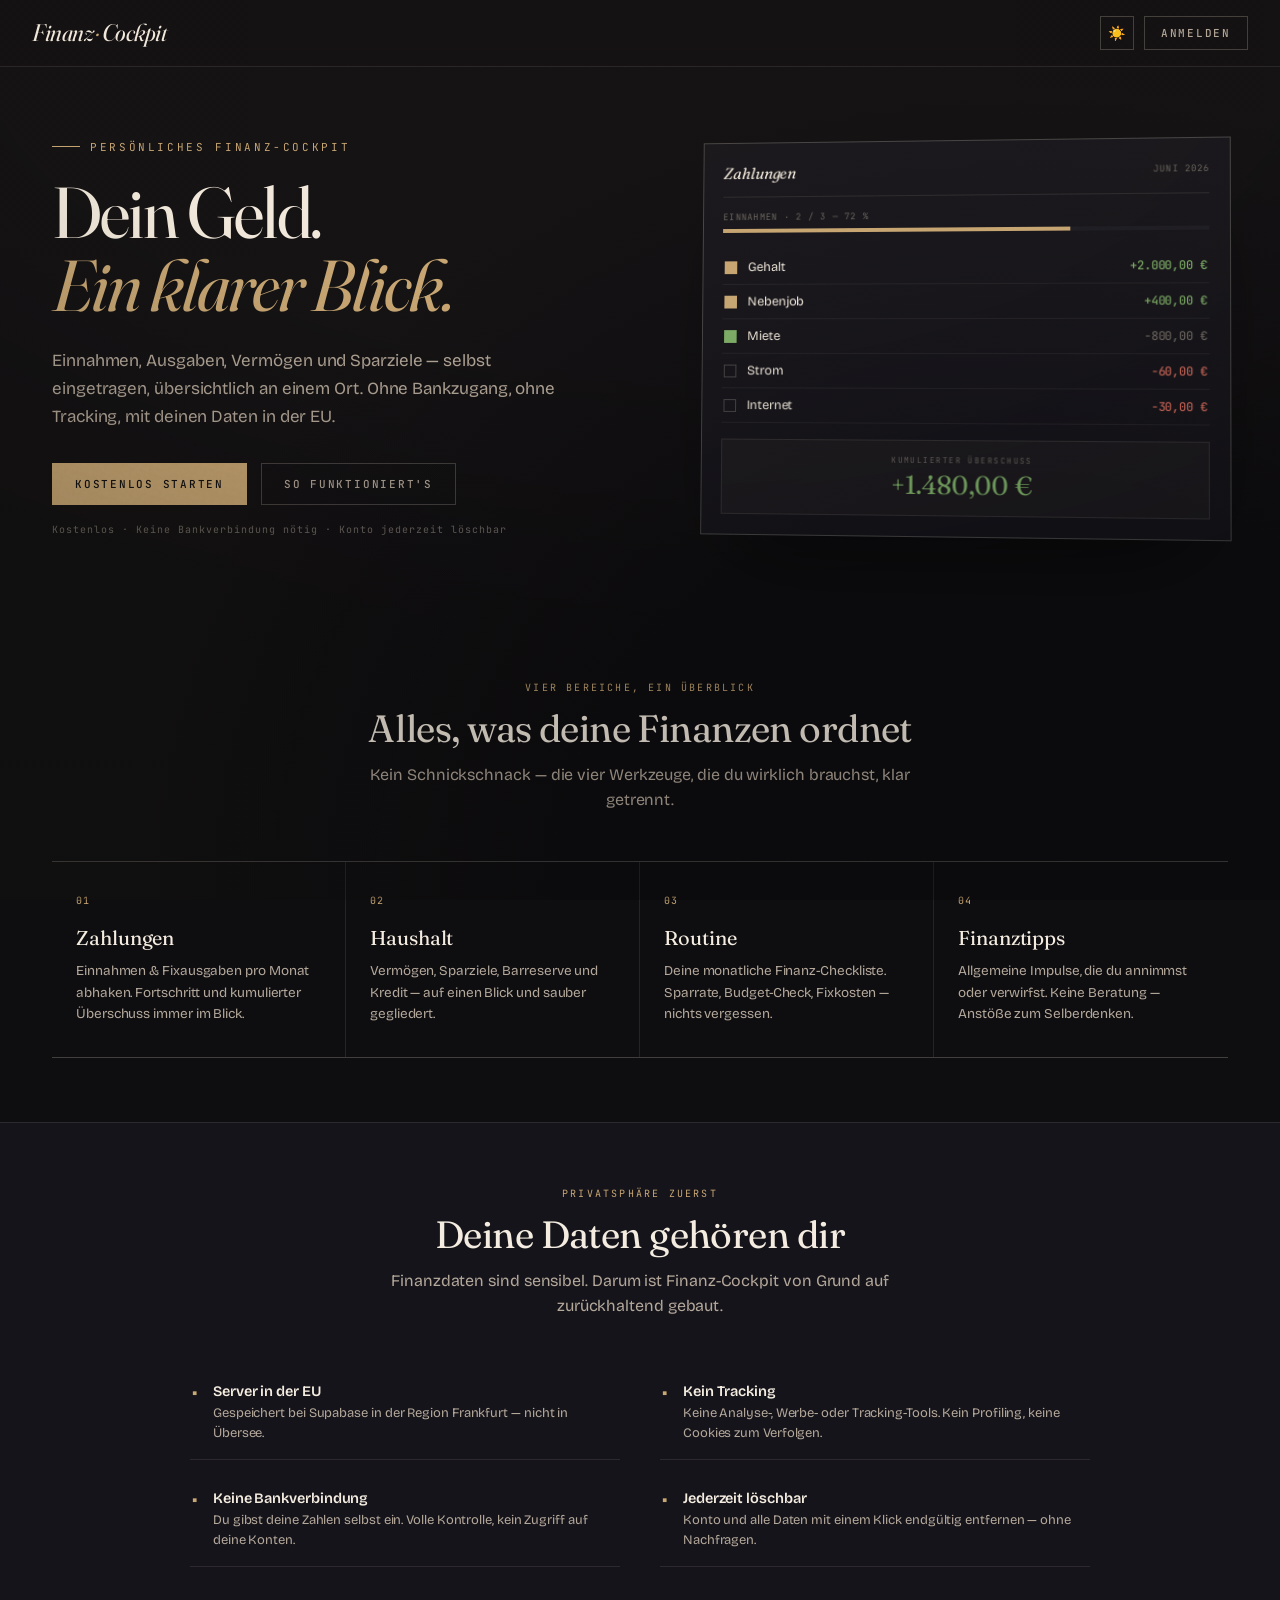
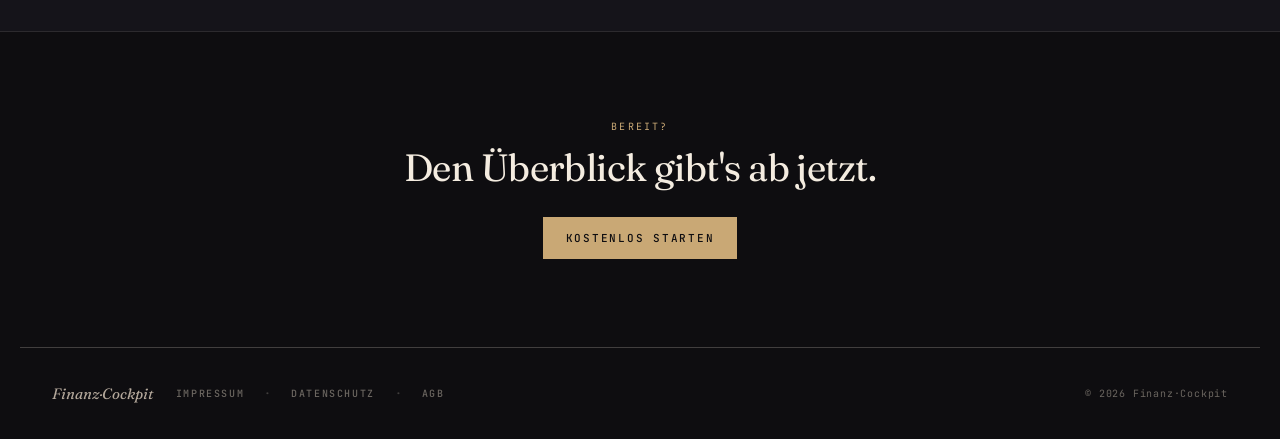
<file: index.html>
<!DOCTYPE html>
<html lang="de" data-theme="dark">
<head>
  <meta charset="UTF-8">
  <meta name="viewport" content="width=device-width, initial-scale=1.0, viewport-fit=cover">
  <title>Finanz-Cockpit — Deine Finanzen, ein klarer Blick</title>
  <meta name="description" content="Finanz-Cockpit: Einnahmen, Ausgaben, Vermögen und Sparziele selbst eintragen und übersichtlich verwalten. Ohne Bankzugang, ohne Tracking, Daten in der EU.">
  <meta name="robots" content="index, follow">
  <script>try{document.documentElement.setAttribute('data-theme',localStorage.getItem('fc-theme')||'dark')}catch(e){}</script>
  <link rel="stylesheet" href="css/fonts.css">
  <link rel="stylesheet" href="css/base.css">
  <link rel="stylesheet" href="css/landing.css">
</head>
<body>
<div class="lp">

  <!-- NAV -->
  <nav class="lp-nav">
    <a class="lp-wordmark" href="index.html">Finanz<span class="amp">·</span>Cockpit</a>
    <div class="lp-nav-actions">
      <button class="lp-theme-btn" id="lp-theme-btn" type="button" aria-label="Theme wechseln" onclick="lpToggleTheme()">🌙</button>
      <a class="lp-btn lp-btn-ghost" href="app.html">Anmelden</a>
    </div>
  </nav>

  <!-- HERO -->
  <header class="lp-hero">
    <div class="lp-hero-text">
      <div class="lp-kicker">Persönliches Finanz-Cockpit</div>
      <h1 class="lp-title">Dein Geld.<br><em>Ein klarer Blick.</em></h1>
      <p class="lp-sub">
        Einnahmen, Ausgaben, Vermögen und Sparziele — selbst eingetragen,
        übersichtlich an einem Ort. Ohne Bankzugang, ohne Tracking, mit
        deinen Daten in der EU.
      </p>
      <div class="lp-cta-row">
        <a class="lp-btn lp-btn-primary" href="app.html">Kostenlos starten</a>
        <a class="lp-btn lp-btn-ghost" href="#features">So funktioniert&apos;s</a>
      </div>
      <p class="lp-cta-note">Kostenlos · Keine Bankverbindung nötig · Konto jederzeit löschbar</p>
    </div>

    <!-- App-Mockup -->
    <div class="lp-mock" aria-hidden="true">
      <div class="lp-mock-card">
        <div class="lpm-bar">
          <span class="lpm-title">Zahlungen</span>
          <span class="lpm-date">Juni 2026</span>
        </div>
        <div class="lpm-prog-label">Einnahmen · 2 / 3 — 72 %</div>
        <div class="lpm-prog"><span></span></div>
        <div class="lpm-row">
          <div class="lpm-left"><span class="lpm-cb on-brass"></span><span class="lpm-name">Gehalt</span></div>
          <span class="lpm-amt pos">+2.000,00 €</span>
        </div>
        <div class="lpm-row">
          <div class="lpm-left"><span class="lpm-cb on-brass"></span><span class="lpm-name">Nebenjob</span></div>
          <span class="lpm-amt pos">+400,00 €</span>
        </div>
        <div class="lpm-row">
          <div class="lpm-left"><span class="lpm-cb on"></span><span class="lpm-name">Miete</span></div>
          <span class="lpm-amt muted">−800,00 €</span>
        </div>
        <div class="lpm-row">
          <div class="lpm-left"><span class="lpm-cb"></span><span class="lpm-name">Strom</span></div>
          <span class="lpm-amt neg">−60,00 €</span>
        </div>
        <div class="lpm-row">
          <div class="lpm-left"><span class="lpm-cb"></span><span class="lpm-name">Internet</span></div>
          <span class="lpm-amt neg">−30,00 €</span>
        </div>
        <div class="lpm-kum">
          <div class="lpm-kum-lbl">Kumulierter Überschuss</div>
          <div class="lpm-kum-val">+1.480,00 €</div>
        </div>
      </div>
    </div>
  </header>

  <!-- FEATURES -->
  <section class="lp-section" id="features">
    <div class="lp-section-head">
      <div class="lp-section-kicker">Vier Bereiche, ein Überblick</div>
      <h2 class="lp-section-title">Alles, was deine Finanzen ordnet</h2>
      <p class="lp-section-sub">Kein Schnickschnack — die vier Werkzeuge, die du wirklich brauchst, klar getrennt.</p>
    </div>
    <div class="lp-features">
      <div class="lp-feature">
        <div class="lp-feature-num">01</div>
        <h3 class="lp-feature-title">Zahlungen</h3>
        <p class="lp-feature-desc">Einnahmen &amp; Fixausgaben pro Monat abhaken. Fortschritt und kumulierter Überschuss immer im Blick.</p>
      </div>
      <div class="lp-feature">
        <div class="lp-feature-num">02</div>
        <h3 class="lp-feature-title">Haushalt</h3>
        <p class="lp-feature-desc">Vermögen, Sparziele, Barreserve und Kredit — auf einen Blick und sauber gegliedert.</p>
      </div>
      <div class="lp-feature">
        <div class="lp-feature-num">03</div>
        <h3 class="lp-feature-title">Routine</h3>
        <p class="lp-feature-desc">Deine monatliche Finanz-Checkliste. Sparrate, Budget-Check, Fixkosten — nichts vergessen.</p>
      </div>
      <div class="lp-feature">
        <div class="lp-feature-num">04</div>
        <h3 class="lp-feature-title">Finanztipps</h3>
        <p class="lp-feature-desc">Allgemeine Impulse, die du annimmst oder verwirfst. Keine Beratung — Anstöße zum Selberdenken.</p>
      </div>
    </div>
  </section>

  <!-- PRIVACY -->
  <section class="lp-privacy">
    <div class="lp-section">
      <div class="lp-section-head">
        <div class="lp-section-kicker">Privatsphäre zuerst</div>
        <h2 class="lp-section-title">Deine Daten gehören dir</h2>
        <p class="lp-section-sub">Finanzdaten sind sensibel. Darum ist Finanz-Cockpit von Grund auf zurückhaltend gebaut.</p>
      </div>
      <div class="lp-privacy-grid">
        <div class="lp-trust">
          <span class="lp-trust-mark">▪</span>
          <div>
            <p class="lp-trust-title">Server in der EU</p>
            <p class="lp-trust-desc">Gespeichert bei Supabase in der Region Frankfurt — nicht in Übersee.</p>
          </div>
        </div>
        <div class="lp-trust">
          <span class="lp-trust-mark">▪</span>
          <div>
            <p class="lp-trust-title">Kein Tracking</p>
            <p class="lp-trust-desc">Keine Analyse-, Werbe- oder Tracking-Tools. Kein Profiling, keine Cookies zum Verfolgen.</p>
          </div>
        </div>
        <div class="lp-trust">
          <span class="lp-trust-mark">▪</span>
          <div>
            <p class="lp-trust-title">Keine Bankverbindung</p>
            <p class="lp-trust-desc">Du gibst deine Zahlen selbst ein. Volle Kontrolle, kein Zugriff auf deine Konten.</p>
          </div>
        </div>
        <div class="lp-trust">
          <span class="lp-trust-mark">▪</span>
          <div>
            <p class="lp-trust-title">Jederzeit löschbar</p>
            <p class="lp-trust-desc">Konto und alle Daten mit einem Klick endgültig entfernen — ohne Nachfragen.</p>
          </div>
        </div>
      </div>
    </div>
  </section>

  <!-- CTA -->
  <section class="lp-cta-band">
    <div class="lp-section-kicker">Bereit?</div>
    <h2 class="lp-section-title">Den Überblick gibt&apos;s ab jetzt.</h2>
    <a class="lp-btn lp-btn-primary" href="app.html">Kostenlos starten</a>
  </section>

  <!-- FOOTER -->
  <footer class="lp-footer">
    <span class="lp-footer-brand">Finanz·Cockpit</span>
    <a href="impressum.html">Impressum</a>
    <span class="lp-footer-sep">·</span>
    <a href="datenschutz.html">Datenschutz</a>
    <span class="lp-footer-sep">·</span>
    <a href="agb.html">AGB</a>
    <span class="lp-footer-copy">© 2026 Finanz·Cockpit</span>
  </footer>

</div>

<script>
  function lpToggleTheme(){
    var cur = document.documentElement.getAttribute('data-theme');
    var next = cur === 'dark' ? 'light' : 'dark';
    document.documentElement.setAttribute('data-theme', next);
    try { localStorage.setItem('fc-theme', next); } catch(e) {}
    document.getElementById('lp-theme-btn').textContent = next === 'dark' ? '☀️' : '🌙';
  }
  (function(){
    var t = document.documentElement.getAttribute('data-theme');
    document.getElementById('lp-theme-btn').textContent = t === 'dark' ? '☀️' : '🌙';
  })();
</script>

</body>
</html>
</file>
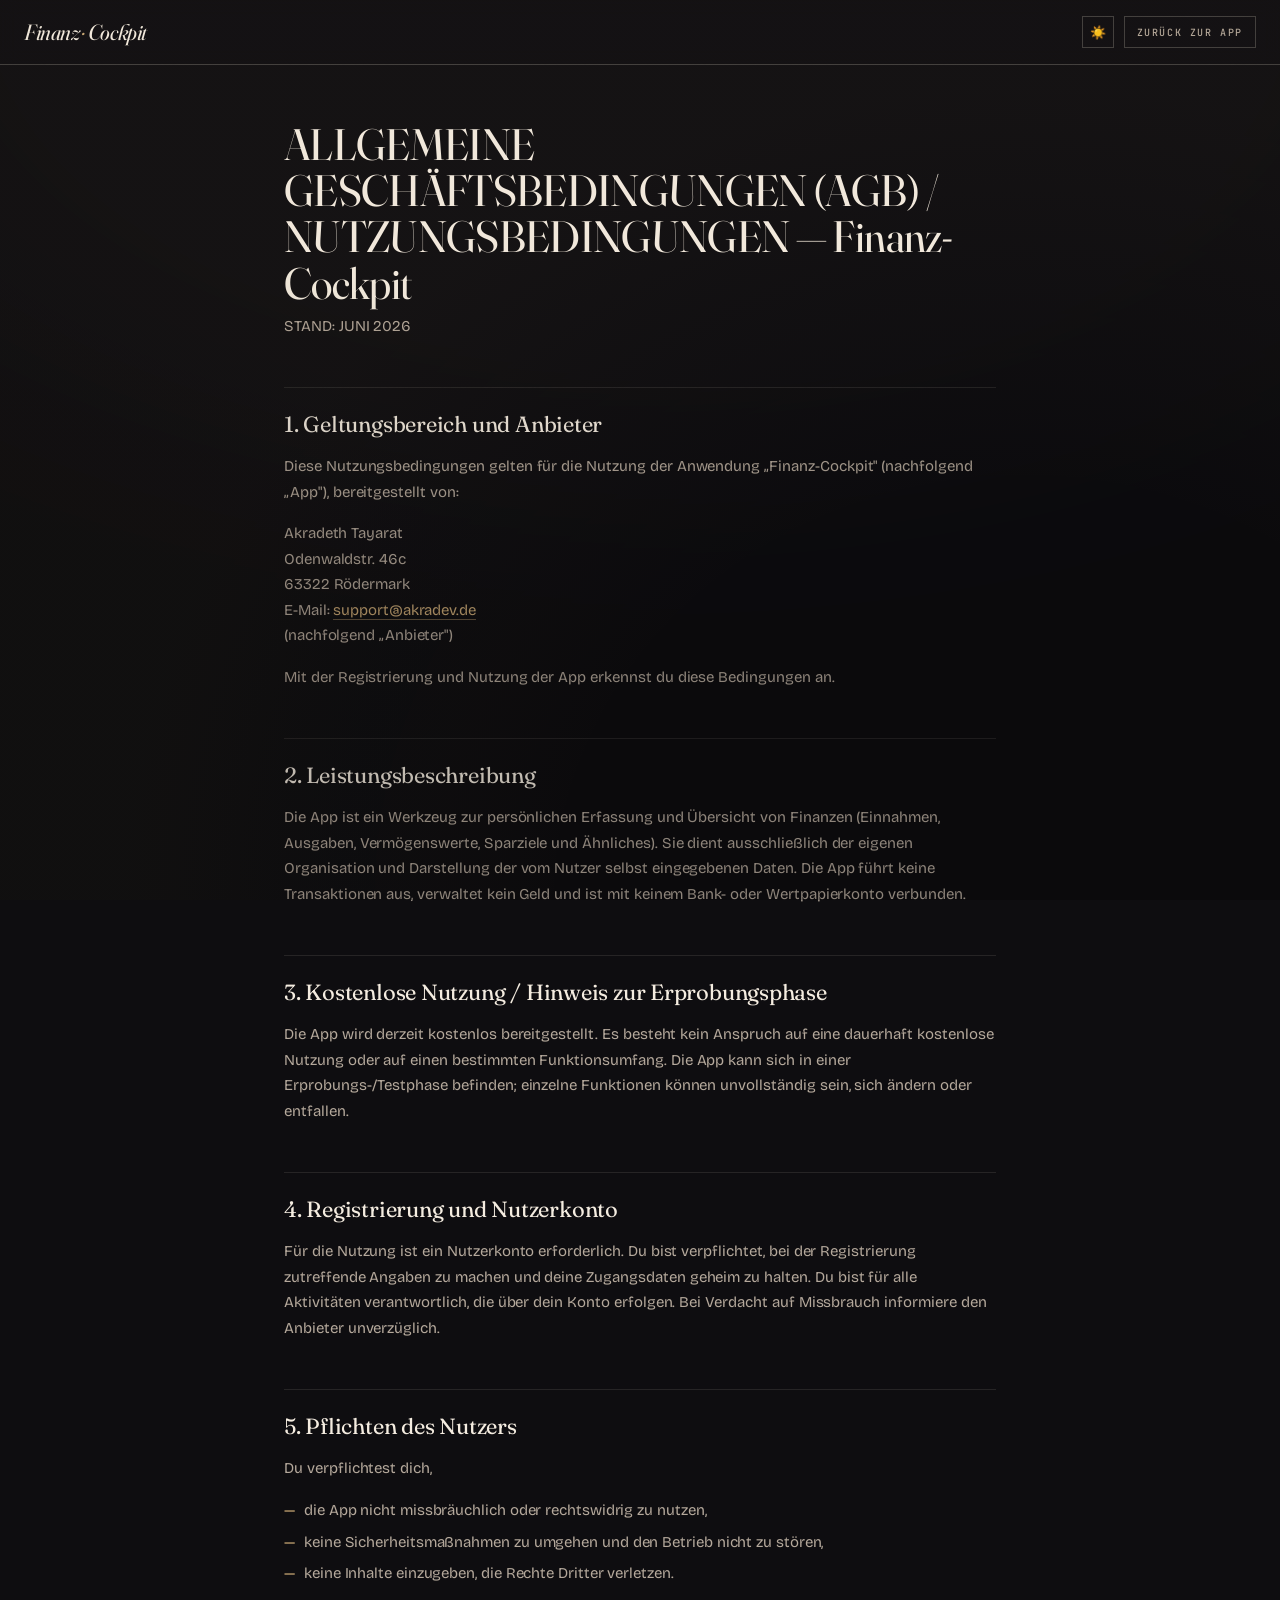
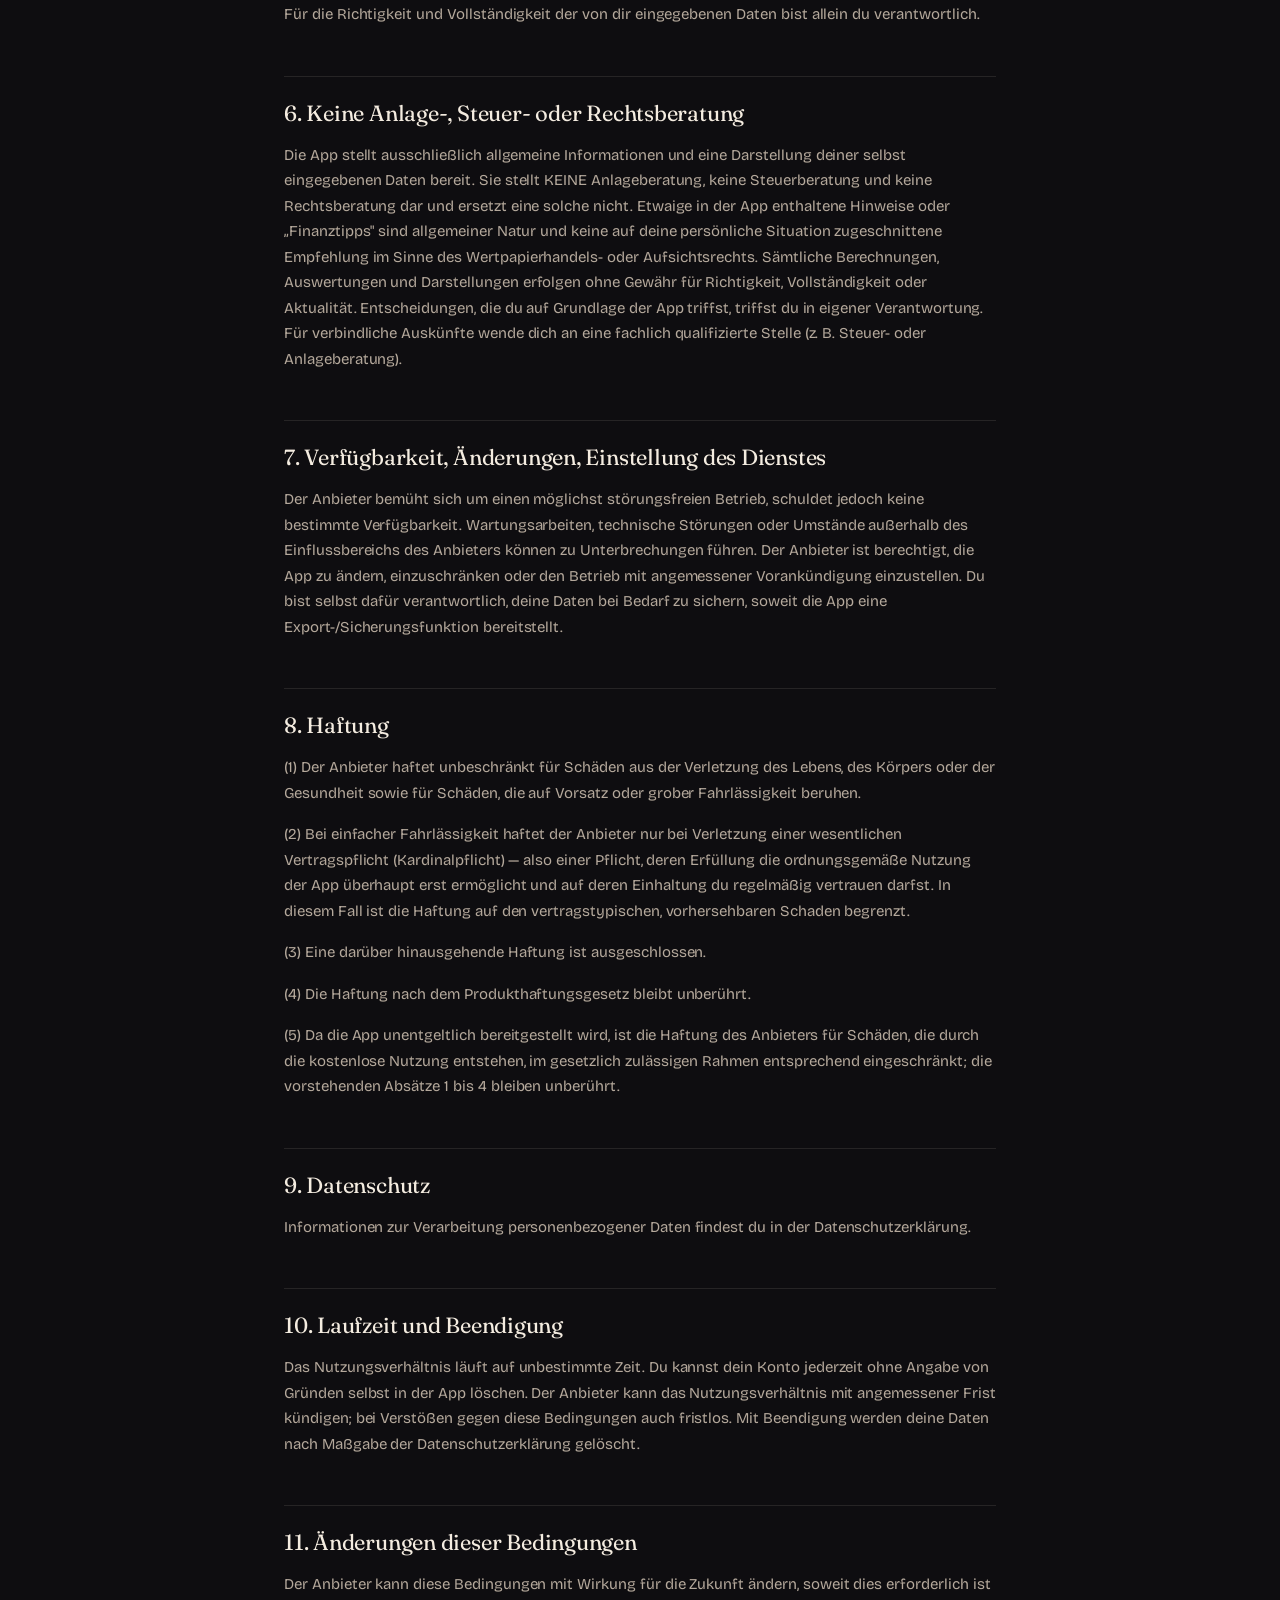
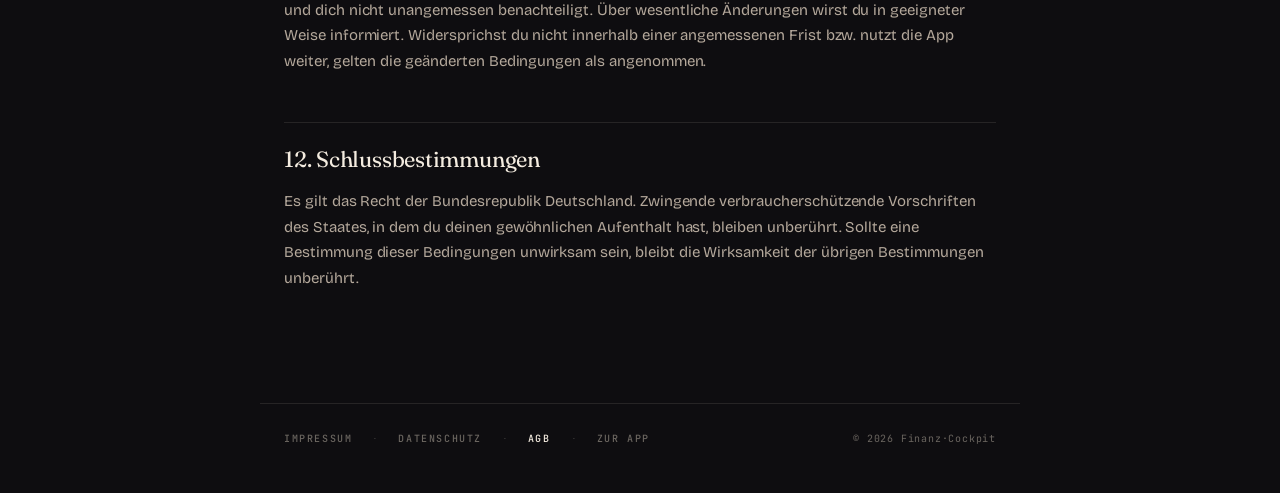
<file: agb.html>
<!DOCTYPE html>
<html lang="de" data-theme="dark">
<head>
  <meta charset="UTF-8">
  <meta name="viewport" content="width=device-width, initial-scale=1.0, viewport-fit=cover">
  <title>AGB · Finanz-Cockpit</title>
  <meta name="robots" content="index, follow">
  <script>try{document.documentElement.setAttribute('data-theme',localStorage.getItem('fc-theme')||'dark')}catch(e){}</script>
  <link rel="stylesheet" href="css/fonts.css">
  <link rel="stylesheet" href="css/base.css">
  <link rel="stylesheet" href="css/legal.css">
</head>
<body>

<header class="legal-topbar">
  <a class="legal-wordmark" href="index.html">Finanz<span class="amp">·</span>Cockpit</a>
  <div class="legal-actions">
    <button class="legal-theme-btn" id="legal-theme-btn" type="button" aria-label="Theme wechseln" onclick="fcLegalToggleTheme()">🌙</button>
    <a class="legal-back" href="app.html">Zurück zur App</a>
  </div>
</header>

<main class="legal-content">
      <h1>ALLGEMEINE GESCHÄFTSBEDINGUNGEN (AGB) / NUTZUNGSBEDINGUNGEN — Finanz-Cockpit</h1>
      <p class="legal-stand">Stand: Juni 2026</p>
      <h2>1. Geltungsbereich und Anbieter</h2>
      <p>Diese Nutzungsbedingungen gelten für die Nutzung der Anwendung „Finanz-Cockpit" (nachfolgend „App"), bereitgestellt von:</p>
      <address class="legal-addr">Akradeth Tayarat<br>Odenwaldstr. 46c<br>63322 Rödermark<br>E-Mail: <a href="mailto:support@akradev.de">support@akradev.de</a><br>(nachfolgend „Anbieter")</address>
      <p>Mit der Registrierung und Nutzung der App erkennst du diese Bedingungen an.</p>
      <h2>2. Leistungsbeschreibung</h2>
      <p>Die App ist ein Werkzeug zur persönlichen Erfassung und Übersicht von Finanzen (Einnahmen, Ausgaben, Vermögenswerte, Sparziele und Ähnliches). Sie dient ausschließlich der eigenen Organisation und Darstellung der vom Nutzer selbst eingegebenen Daten. Die App führt keine Transaktionen aus, verwaltet kein Geld und ist mit keinem Bank- oder Wertpapierkonto verbunden.</p>
      <h2>3. Kostenlose Nutzung / Hinweis zur Erprobungsphase</h2>
      <p>Die App wird derzeit kostenlos bereitgestellt. Es besteht kein Anspruch auf eine dauerhaft kostenlose Nutzung oder auf einen bestimmten Funktionsumfang. Die App kann sich in einer Erprobungs-/Testphase befinden; einzelne Funktionen können unvollständig sein, sich ändern oder entfallen.</p>
      <h2>4. Registrierung und Nutzerkonto</h2>
      <p>Für die Nutzung ist ein Nutzerkonto erforderlich. Du bist verpflichtet, bei der Registrierung zutreffende Angaben zu machen und deine Zugangsdaten geheim zu halten. Du bist für alle Aktivitäten verantwortlich, die über dein Konto erfolgen. Bei Verdacht auf Missbrauch informiere den Anbieter unverzüglich.</p>
      <h2>5. Pflichten des Nutzers</h2>
      <p>Du verpflichtest dich,</p>
      <ul><li>die App nicht missbräuchlich oder rechtswidrig zu nutzen,</li><li>keine Sicherheitsmaßnahmen zu umgehen und den Betrieb nicht zu stören,</li><li>keine Inhalte einzugeben, die Rechte Dritter verletzen.</li></ul>
      <p>Für die Richtigkeit und Vollständigkeit der von dir eingegebenen Daten bist allein du verantwortlich.</p>
      <h2>6. Keine Anlage-, Steuer- oder Rechtsberatung</h2>
      <p>Die App stellt ausschließlich allgemeine Informationen und eine Darstellung deiner selbst eingegebenen Daten bereit. Sie stellt KEINE Anlageberatung, keine Steuerberatung und keine Rechtsberatung dar und ersetzt eine solche nicht. Etwaige in der App enthaltene Hinweise oder „Finanztipps" sind allgemeiner Natur und keine auf deine persönliche Situation zugeschnittene Empfehlung im Sinne des Wertpapierhandels- oder Aufsichtsrechts. Sämtliche Berechnungen, Auswertungen und Darstellungen erfolgen ohne Gewähr für Richtigkeit, Vollständigkeit oder Aktualität. Entscheidungen, die du auf Grundlage der App triffst, triffst du in eigener Verantwortung. Für verbindliche Auskünfte wende dich an eine fachlich qualifizierte Stelle (z. B. Steuer- oder Anlageberatung).</p>
      <h2>7. Verfügbarkeit, Änderungen, Einstellung des Dienstes</h2>
      <p>Der Anbieter bemüht sich um einen möglichst störungsfreien Betrieb, schuldet jedoch keine bestimmte Verfügbarkeit. Wartungsarbeiten, technische Störungen oder Umstände außerhalb des Einflussbereichs des Anbieters können zu Unterbrechungen führen. Der Anbieter ist berechtigt, die App zu ändern, einzuschränken oder den Betrieb mit angemessener Vorankündigung einzustellen. Du bist selbst dafür verantwortlich, deine Daten bei Bedarf zu sichern, soweit die App eine Export-/Sicherungsfunktion bereitstellt.</p>
      <h2>8. Haftung</h2>
      <p>(1) Der Anbieter haftet unbeschränkt für Schäden aus der Verletzung des Lebens, des Körpers oder der Gesundheit sowie für Schäden, die auf Vorsatz oder grober Fahrlässigkeit beruhen.</p>
      <p>(2) Bei einfacher Fahrlässigkeit haftet der Anbieter nur bei Verletzung einer wesentlichen Vertragspflicht (Kardinalpflicht) — also einer Pflicht, deren Erfüllung die ordnungsgemäße Nutzung der App überhaupt erst ermöglicht und auf deren Einhaltung du regelmäßig vertrauen darfst. In diesem Fall ist die Haftung auf den vertragstypischen, vorhersehbaren Schaden begrenzt.</p>
      <p>(3) Eine darüber hinausgehende Haftung ist ausgeschlossen.</p>
      <p>(4) Die Haftung nach dem Produkthaftungsgesetz bleibt unberührt.</p>
      <p>(5) Da die App unentgeltlich bereitgestellt wird, ist die Haftung des Anbieters für Schäden, die durch die kostenlose Nutzung entstehen, im gesetzlich zulässigen Rahmen entsprechend eingeschränkt; die vorstehenden Absätze 1 bis 4 bleiben unberührt.</p>
      <h2>9. Datenschutz</h2>
      <p>Informationen zur Verarbeitung personenbezogener Daten findest du in der Datenschutzerklärung.</p>
      <h2>10. Laufzeit und Beendigung</h2>
      <p>Das Nutzungsverhältnis läuft auf unbestimmte Zeit. Du kannst dein Konto jederzeit ohne Angabe von Gründen selbst in der App löschen. Der Anbieter kann das Nutzungsverhältnis mit angemessener Frist kündigen; bei Verstößen gegen diese Bedingungen auch fristlos. Mit Beendigung werden deine Daten nach Maßgabe der Datenschutzerklärung gelöscht.</p>
      <h2>11. Änderungen dieser Bedingungen</h2>
      <p>Der Anbieter kann diese Bedingungen mit Wirkung für die Zukunft ändern, soweit dies erforderlich ist und dich nicht unangemessen benachteiligt. Über wesentliche Änderungen wirst du in geeigneter Weise informiert. Widersprichst du nicht innerhalb einer angemessenen Frist bzw. nutzt die App weiter, gelten die geänderten Bedingungen als angenommen.</p>
      <h2>12. Schlussbestimmungen</h2>
      <p>Es gilt das Recht der Bundesrepublik Deutschland. Zwingende verbraucherschützende Vorschriften des Staates, in dem du deinen gewöhnlichen Aufenthalt hast, bleiben unberührt. Sollte eine Bestimmung dieser Bedingungen unwirksam sein, bleibt die Wirksamkeit der übrigen Bestimmungen unberührt.</p>
</main>

<footer class="legal-footer">
  <a href="impressum.html">Impressum</a>
  <span class="legal-footer-sep">·</span>
  <a href="datenschutz.html">Datenschutz</a>
  <span class="legal-footer-sep">·</span>
  <a href="agb.html" aria-current="page">AGB</a>
  <span class="legal-footer-sep">·</span>
  <a href="app.html">Zur App</a>
  <span class="legal-footer-copy">© 2026 Finanz·Cockpit</span>
</footer>

<script>
  function fcLegalToggleTheme(){
    var cur = document.documentElement.getAttribute('data-theme');
    var next = cur === 'dark' ? 'light' : 'dark';
    document.documentElement.setAttribute('data-theme', next);
    try { localStorage.setItem('fc-theme', next); } catch(e) {}
    document.getElementById('legal-theme-btn').textContent = next === 'dark' ? '☀️' : '🌙';
  }
  (function(){
    var t = document.documentElement.getAttribute('data-theme');
    document.getElementById('legal-theme-btn').textContent = t === 'dark' ? '☀️' : '🌙';
  })();
</script>

</body>
</html>
</file>
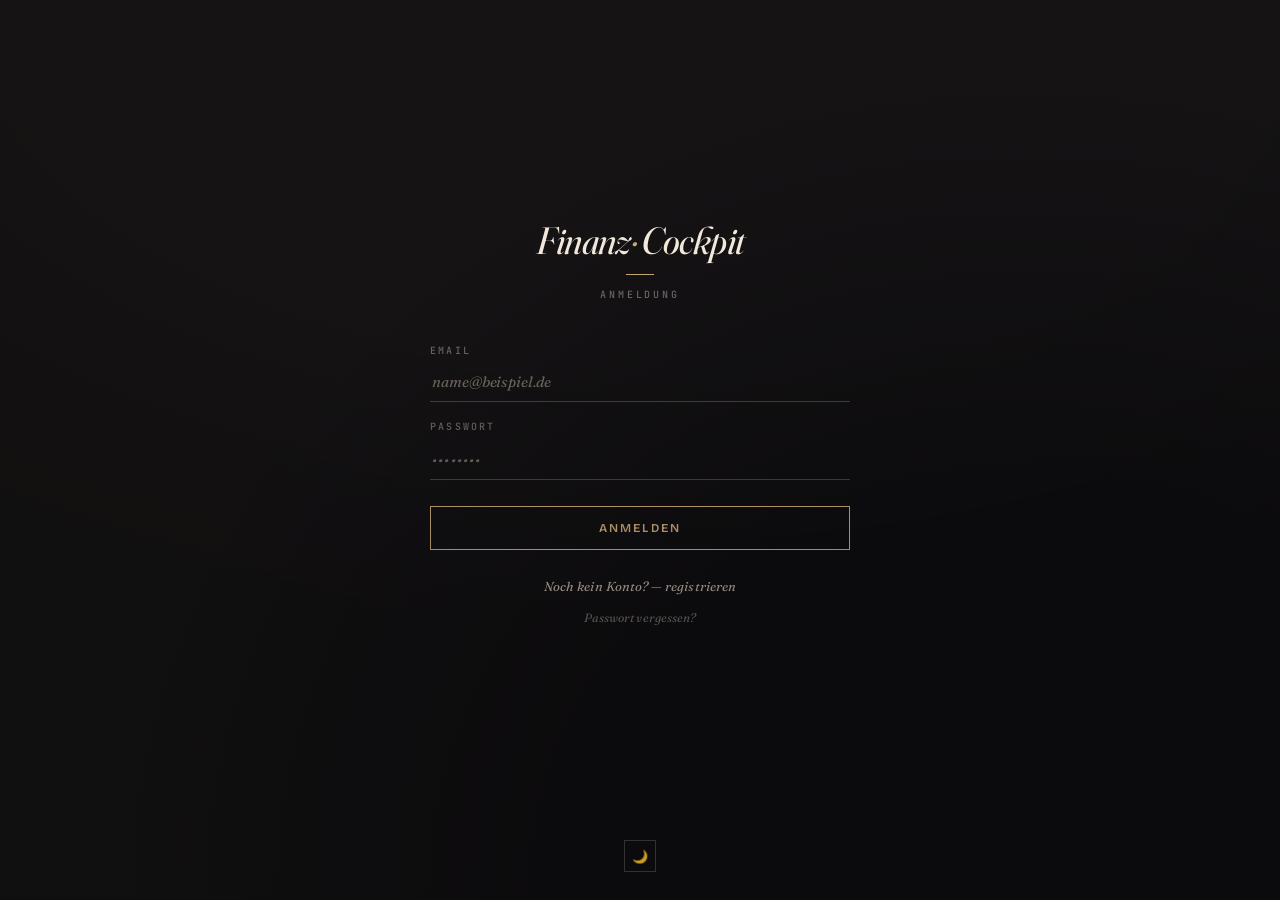
<file: app.html>
<!DOCTYPE html>
<html lang="de" data-theme="dark">
<head>
  <meta charset="UTF-8">
  <meta name="viewport" content="width=device-width, initial-scale=1.0, viewport-fit=cover">
  <title>Finanz-Cockpit</title>
  <link rel="stylesheet" href="css/fonts.css">
  <link rel="stylesheet" href="css/base.css">
  <link rel="stylesheet" href="css/layout.css">
  <link rel="stylesheet" href="css/components.css">
  <link rel="stylesheet" href="css/legal.css">
</head>
<body class="fc-auth-loading">

<!-- ============================================================
     AUTH-LOADING — initialer Spinner, bevor die Session aufgelöst ist
     ============================================================ -->
<div id="auth-loading">
  <div class="auth-loading-dot"></div>
  <div class="auth-loading-label" id="auth-loading-label">Verbinde …</div>
  <div class="auth-loading-hint" id="auth-loading-hint" style="display:none">Server wacht auf — kann bis zu einer Minute dauern</div>
</div>

<!-- ============================================================
     AUTH-GATE — Login, Register, Reset (nur bei !session sichtbar)
     ============================================================ -->
<div id="auth-gate">
  <div class="auth-card">
    <div class="auth-brand">
      <h1>Finanz<span class="amp">·</span>Cockpit</h1>
      <div class="auth-tagline" id="auth-tagline">Anmeldung</div>
    </div>

    <!-- Login -->
    <form class="auth-screen active" id="auth-screen-login" autocomplete="on">
      <label class="auth-field">
        <span>Email</span>
        <input type="email" name="email" required autocomplete="email" placeholder="name@beispiel.de" />
      </label>
      <label class="auth-field">
        <span>Passwort</span>
        <input type="password" name="password" required autocomplete="current-password" placeholder="••••••••" minlength="8" />
      </label>
      <div class="auth-error" data-error-slot></div>
      <button type="submit" class="auth-submit">Anmelden</button>
      <div class="auth-links">
        <button type="button" class="auth-link" data-go="register">Noch kein Konto? — registrieren</button>
        <button type="button" class="auth-link auth-link-muted" data-go="forgot">Passwort vergessen?</button>
      </div>
    </form>

    <!-- Register -->
    <form class="auth-screen" id="auth-screen-register" autocomplete="on">
      <label class="auth-field">
        <span>Email</span>
        <input type="email" name="email" required autocomplete="email" placeholder="name@beispiel.de" />
      </label>
      <label class="auth-field">
        <span>Passwort</span>
        <input type="password" name="password" required autocomplete="new-password" placeholder="mindestens 8 Zeichen" minlength="8" />
      </label>
      <div class="auth-hint">Mit der Registrierung legst du dein persönliches Cockpit an.</div>
      <div class="auth-error" data-error-slot></div>
      <button type="submit" class="auth-submit">Konto erstellen</button>
      <div class="auth-links">
        <button type="button" class="auth-link" data-go="login">← zurück zum Login</button>
      </div>
    </form>

    <!-- Verify-Info -->
    <div class="auth-screen" id="auth-screen-verify">
      <div class="auth-message">
        <div class="auth-message-title">Bestätige deine Email</div>
        <div class="auth-message-body">
          Wir haben dir einen Bestätigungslink an <strong id="auth-verify-email">deine Adresse</strong> geschickt.
          Klicke ihn an, um dein Konto zu aktivieren. Danach kannst du dich hier einloggen.
        </div>
      </div>
      <div class="auth-links">
        <button type="button" class="auth-link" data-go="login">← zurück zum Login</button>
      </div>
    </div>

    <!-- Forgot Password -->
    <form class="auth-screen" id="auth-screen-forgot" autocomplete="on">
      <label class="auth-field">
        <span>Email</span>
        <input type="email" name="email" required autocomplete="email" placeholder="name@beispiel.de" />
      </label>
      <div class="auth-hint">Wir schicken dir einen Link zum Zurücksetzen deines Passworts.</div>
      <div class="auth-error" data-error-slot></div>
      <button type="submit" class="auth-submit">Link senden</button>
      <div class="auth-links">
        <button type="button" class="auth-link" data-go="login">← zurück zum Login</button>
      </div>
    </form>

    <!-- Forgot Sent -->
    <div class="auth-screen" id="auth-screen-forgot-sent">
      <div class="auth-message">
        <div class="auth-message-title">Email verschickt</div>
        <div class="auth-message-body">
          Falls ein Konto zu dieser Adresse existiert, ist jetzt ein Reset-Link unterwegs.
          Prüfe dein Postfach.
        </div>
      </div>
      <div class="auth-links">
        <button type="button" class="auth-link" data-go="login">← zurück zum Login</button>
      </div>
    </div>

    <!-- Reset Password (Recovery-Flow) -->
    <form class="auth-screen" id="auth-screen-reset" autocomplete="on">
      <div class="auth-hint">Wähle ein neues Passwort.</div>
      <label class="auth-field">
        <span>Neues Passwort</span>
        <input type="password" name="password" required autocomplete="new-password" placeholder="mindestens 8 Zeichen" minlength="8" />
      </label>
      <div class="auth-error" data-error-slot></div>
      <button type="submit" class="auth-submit">Passwort speichern</button>
    </form>
  </div>

  <div class="auth-foot">
    <button class="theme-btn" id="authThemeBtn" onclick="toggleTheme()">🌙</button>
  </div>
</div>

<!-- ============================================================
     TOPBAR
     ============================================================ -->
<div class="topbar">
  <div class="topbar-left">
    <span class="date-badge" id="topdate"></span>
    <span class="issue-mark">№ <span id="issuenum">001</span></span>
  </div>
  <div class="topbar-center">
    <img src="assets/logo.svg" class="logo-svg" alt="Finanz-Cockpit Logo">
    <h1>Finanz<span class="amp">·</span>Cockpit</h1>
  </div>
  <div class="topbar-right">
    <button class="user-chip" id="user-chip" type="button" title="Konto verwalten">
      <span class="user-chip-dot"></span>
      <span id="user-email"></span>
    </button>
    <button class="theme-btn" id="themeBtn" onclick="toggleTheme()">🌙</button>
    <button class="io-btn btn-logout" id="logoutBtn">Abmelden</button>
  </div>
</div>

<!-- ============================================================
     KONTO-MODAL (Account verwalten + Gefahrenzone)
     ============================================================ -->
<div class="modal-backdrop" id="account-modal" aria-hidden="true">
  <div class="modal-card" role="dialog" aria-modal="true" aria-labelledby="account-modal-title">
    <div class="modal-head">
      <h2 id="account-modal-title">Konto</h2>
      <button class="modal-close" id="account-modal-close" type="button" aria-label="Schließen">×</button>
    </div>

    <div class="modal-row">
      <span class="modal-label">Angemeldet als</span>
      <span class="modal-value" id="account-modal-email"></span>
    </div>

    <div class="danger-zone">
      <h3>Gefahrenzone</h3>
      <p>
        Konto unwiderruflich löschen. Alle deine Daten — Vermögen, Zahlungen,
        Routinen, Tipps — werden sofort und endgültig entfernt. Das kann
        <strong>nicht</strong> rückgängig gemacht werden.
      </p>
      <label class="danger-confirm-label" for="account-delete-confirm">
        Zum Bestätigen <strong>LÖSCHEN</strong> eintippen:
      </label>
      <input
        id="account-delete-confirm"
        type="text"
        autocomplete="off"
        spellcheck="false"
        placeholder="LÖSCHEN"
      >
      <div class="danger-error" id="account-delete-error"></div>
      <button class="danger-btn" id="account-delete-btn" type="button" disabled>
        Konto endgültig löschen
      </button>
    </div>
  </div>
</div>

<!-- ============================================================
     ONBOARDING-OVERLAY (einmalig beim ersten Login)
     ============================================================ -->
<div class="modal-backdrop" id="onboarding-overlay" aria-hidden="true">
  <div class="modal-card onboarding-card" role="dialog" aria-modal="true" aria-labelledby="onboarding-title">
    <div class="onboarding-kicker">Willkommen</div>
    <h2 id="onboarding-title" class="onboarding-title">Dein Finanz-Cockpit</h2>
    <p class="onboarding-intro">
      Alles auf einen Blick — vier Bereiche, ein klarer Überblick über dein Geld.
      Die angezeigten Beträge sind <strong>Beispielwerte</strong>; tippe auf das
      ✎-Symbol, um sie an deine Situation anzupassen.
    </p>
    <ul class="onboarding-tabs">
      <li><span class="ob-tab">Zahlungen</span> Einnahmen &amp; Fixausgaben pro Monat abhaken, Überschuss verfolgen.</li>
      <li><span class="ob-tab">Haushalt</span> Vermögen, Sparziele, Barreserve &amp; Kredit im Blick.</li>
      <li><span class="ob-tab">Routine</span> Deine monatliche Finanz-Checkliste.</li>
      <li><span class="ob-tab">Finanztipps</span> Allgemeine Empfehlungen — annehmen oder verwerfen.</li>
    </ul>
    <button class="onboarding-btn" id="onboarding-start" type="button">Los geht's</button>
  </div>
</div>

<div class="offline-banner" id="offline-banner" role="status">
  ⚠ Keine Verbindung — Änderungen werden gerade nicht gespeichert
</div>

<div class="toast" id="toast"></div>

<!-- ============================================================
     MAIN CONTAINER
     ============================================================ -->
<div class="container">

  <!-- Navigation -->
  <div class="topnav">
    <div class="tabs">
      <div class="tab active" onclick="showTab('zahlungen',this)">Zahlungen</div>
      <div class="tab" onclick="showTab('haushalt',this)">Haushalt</div>
      <div class="tab" onclick="showTab('routine',this)">Routine</div>
      <div class="tab" onclick="showTab('tipps',this)">Finanztipps</div>
    </div>
    <div class="month-sel">
      <select id="selMonth"></select>
      <select id="selYear"></select>
    </div>
  </div>

  <!-- ============================================================
       TAB: ZAHLUNGEN
       ============================================================ -->
  <div id="tab-zahlungen" class="page active">
    <div class="metrics-row" id="metrics-top"></div>
    <p class="hint">✎ Bewege die Maus über eine Zeile und klicke den Stift um den Betrag zu ändern.</p>

    <div class="two-col">
      <!-- Einnahmen -->
      <div>
        <div class="prog-block">
          <div class="prog-info">
            <span>Einnahmen eingegangen</span>
            <span id="prog-inc-label">0 / 0</span>
          </div>
          <div class="prog-wrap"><div class="prog-bar" id="prog-inc-bar" style="width:0%"></div></div>
        </div>
        <div class="sec-label">Einnahmen</div>
        <div class="panel">
          <div id="income-list"></div>
          <div class="add-income">
            <input id="add-inc-name" placeholder="Zusätzliche Einnahme" />
            <input id="add-inc-amt" placeholder="Betrag €" style="max-width:100px" type="number" step="0.01" min="0" />
            <button onclick="addIncome()">+ Hinzufügen</button>
          </div>
        </div>
      </div>

      <!-- Ausgaben -->
      <div>
        <div class="prog-block">
          <div class="prog-info">
            <span>Fixkosten bezahlt</span>
            <span id="prog-exp-label">0 / 0</span>
          </div>
          <div class="prog-wrap"><div class="prog-bar" id="prog-exp-bar" style="width:0%"></div></div>
        </div>
        <div class="sec-label">Fixausgaben</div>
        <div class="panel">
          <div id="expense-list"></div>
          <div class="add-expense">
            <input id="add-exp-name" placeholder="Zusätzliche Ausgabe" />
            <input id="add-exp-amt" placeholder="Betrag €" style="max-width:100px" type="number" step="0.01" min="0" />
            <button onclick="addExpense()">+ Hinzufügen</button>
          </div>
        </div>
      </div>
    </div>
  </div>

  <!-- ============================================================
       TAB: HAUSHALT
       ============================================================ -->
  <div id="tab-haushalt" class="page">
    <p class="hint">✎ Bewege die Maus über einen Wert und klicke den Stift um ihn zu ändern.</p>
    <div class="three-col">

      <!-- Row 1 · Col 1: Vermögen -->
      <div class="summary-box" id="box-vermogen">
        <h3 onclick="toggleHaushaltBox('box-vermogen')">Vermögen</h3>
        <div class="srow"><span>Aktien-Depot</span><div class="sval"><button class="edit-btn" onclick="editHaushalt('aktien',1000,'Aktien-Depot')">✎</button><span style="color:var(--green)" id="hv-aktien">0,00 €</span></div></div>
        <div class="srow"><span>Krypto</span><div class="sval"><button class="edit-btn" onclick="editHaushalt('krypto',500,'Krypto')">✎</button><span style="color:var(--green)" id="hv-krypto">0,00 €</span></div></div>
        <div class="srow"><span>Tagesgeld</span><div class="sval"><button class="edit-btn" onclick="editHaushalt('tg',500,'Tagesgeld')">✎</button><span style="color:var(--green)" id="hv-tg">0,00 €</span></div></div>
        <div class="srow"><span>Girokonto</span><div class="sval"><button class="edit-btn" onclick="editHaushalt('giro',200,'Girokonto')">✎</button><span style="color:var(--green)" id="hv-giro">0,00 €</span></div></div>
        <div class="srow"><span>Bargeld</span><div class="sval"><button class="edit-btn" onclick="editHaushalt('bar',300,'Bargeld')">✎</button><span style="color:var(--green)" id="hv-bar">0,00 €</span></div></div>
        <div class="srow total"><span>Nettovermögen</span><span style="color:var(--amber)" id="hv-netto">0,00 €</span></div>
      </div>

      <!-- Row 1 · Col 2: Monatsrechnung -->
      <div class="summary-box" id="box-monat">
        <h3 onclick="toggleHaushaltBox('box-monat')">Monatsrechnung</h3>
        <div class="sec-mini">Einnahmen</div>
        <div id="hh-monat-in"></div>
        <div class="srow total"><span>Gesamteinnahmen</span><span style="color:var(--green)" id="hv-gesamt-in">0,00 €</span></div>
        <div class="sec-mini" style="margin-top:14px">Ausgaben</div>
        <div class="srow"><span>Fixkosten (∅)</span><span style="color:var(--red)" id="hv-fixkosten">0,00 €</span></div>
        <div class="srow"><span>Variable Kosten</span><div class="sval"><button class="edit-btn" onclick="editHaushalt('var',500,'Variable Kosten')">✎</button><span style="color:var(--red)" id="hv-var">0,00 €</span></div></div>
        <div class="srow"><span>Sparpläne</span><div class="sval"><button class="edit-btn" onclick="editHaushalt('spar',200,'Sparpläne')">✎</button><span style="color:var(--red)" id="hv-spar">0,00 €</span></div></div>
        <div class="srow total"><span>Gesamtausgaben</span><span style="color:var(--red)" id="hv-gesamt-out">0,00 €</span></div>
        <div class="srow total"><span>Überschuss</span><span style="color:var(--green)" id="hv-ueberschuss">0,00 €</span></div>
      </div>

      <!-- Row 1 · Col 3: Kredit -->
      <div class="summary-box" id="box-kredit">
        <h3 onclick="toggleHaushaltBox('box-kredit')">Kredit</h3>
        <div class="srow"><span>Restschuld</span><div class="sval"><button class="edit-btn" onclick="editHaushalt('kredit',0,'Restschuld')">✎</button><span style="color:var(--red)" id="hv-kredit2">0,00 €</span></div></div>
        <div class="srow"><span>Rate</span><div class="sval"><button class="edit-btn" onclick="editHaushalt('rate',0,'Monatliche Rate')">✎</button><span style="color:var(--red)" id="hv-rate">0,00 €/Monat</span></div></div>
        <div class="srow"><span>Zins (p.a.)</span><div class="sval"><button class="edit-btn" onclick="editHaushalt('zins',0,'Zins p.a. (in %)')">✎</button><span style="color:var(--red)" id="hv-zins">0,00 %</span></div></div>
      </div>

      <!-- Row 2 · Col 1: Ziel Barreserve -->
      <div class="summary-box" id="box-barreserve">
        <h3 onclick="toggleHaushaltBox('box-barreserve')">Ziel Barreserve</h3>
        <div class="srow"><span>Aktuell</span><div class="sval"><button class="edit-btn" onclick="editHaushalt('bar',300,'Bargeld')">✎</button><span id="hv-bar2">0,00 €</span></div></div>
        <div class="srow"><span>Geplante Ausgabe</span><div class="sval"><button class="edit-btn" onclick="editHaushalt('urlaub',0,'Geplante Ausgabe')">✎</button><span style="color:var(--red)" id="hv-urlaub">0,00 €</span></div></div>
        <div class="srow"><span>Nach Ausgabe</span><span style="color:var(--amber)" id="hv-nach-urlaub">0,00 €</span></div>
        <div class="srow"><span>Ziel</span><div class="sval"><button class="edit-btn" onclick="editHaushalt('bar-ziel',5000,'Barreserve Ziel')">✎</button><span id="hv-bar-ziel">0,00 €</span></div></div>
        <div class="srow"><span>Fehlbetrag</span><span style="color:var(--red)" id="hv-fehl">0,00 €</span></div>
        <div class="srow"><span>Sparrate</span><div class="sval"><button class="edit-btn" onclick="editHaushalt('sparrate',100,'Monatliche Sparrate')">✎</button><span id="hv-sparrate">0,00 €</span></div></div>
        <div class="srow total"><span id="hv-monate-label">Ziel erreicht!</span><span style="color:var(--amber)" id="hv-ziel-arrow">→ 0,00 €</span></div>
      </div>

      <!-- Row 2 · Col 2: Ziel Notfallkonto -->
      <div class="summary-box" id="box-notfall">
        <h3 onclick="toggleHaushaltBox('box-notfall')">Ziel Notfallkonto</h3>
        <div class="srow"><span>Aktuell</span><div class="sval"><button class="edit-btn" onclick="editHaushalt('nf-aktuell',0,'Notfallkonto aktuell')">✎</button><span style="color:var(--green)" id="hv-nf-aktuell">0,00 €</span></div></div>
        <div class="srow"><span>Geplante Ausgabe</span><div class="sval"><button class="edit-btn" onclick="editHaushalt('nf-ausgabe',0,'Geplante Ausgabe')">✎</button><span style="color:var(--red)" id="hv-nf-ausgabe">0,00 €</span></div></div>
        <div class="srow"><span>Nach Ausgabe</span><span style="color:var(--amber)" id="hv-nf-nach-ausgabe">0,00 €</span></div>
        <div class="srow"><span>Ziel</span><div class="sval"><button class="edit-btn" onclick="editHaushalt('nf-ziel',5000,'Notfallkonto Ziel')">✎</button><span id="hv-nf-ziel">0,00 €</span></div></div>
        <div class="srow"><span>Fehlbetrag</span><span style="color:var(--red)" id="hv-nf-fehl">0,00 €</span></div>
        <div class="srow"><span>Sparrate</span><div class="sval"><button class="edit-btn" onclick="editHaushalt('nf-sparrate',100,'Monatliche Sparrate')">✎</button><span id="hv-nf-sparrate">0,00 €</span></div></div>
        <div class="srow total"><span id="hv-nf-monate-label">Ziel erreicht!</span><span style="color:var(--amber)" id="hv-nf-ziel-arrow">→ 0,00 €</span></div>
      </div>

    </div>
  </div>

  <!-- ============================================================
       TAB: ROUTINE
       ============================================================ -->
  <div id="tab-routine" class="page">
    <div class="prog-block" style="margin-bottom:16px">
      <div class="prog-info">
        <span>Monatsroutine ausgeführt</span>
        <span id="prog-routine-label">0 / 10</span>
      </div>
      <div class="prog-wrap"><div class="prog-bar" id="prog-routine-bar" style="width:0%"></div></div>
    </div>
    <div id="routine-list"></div>
  </div>

  <!-- ============================================================
       TAB: FINANZTIPPS
       ============================================================ -->
  <div id="tab-tipps" class="page">
    <div class="legend">
      <div class="legend-item"><div class="legend-dot" style="background:var(--red)"></div><span>Kritisch</span></div>
      <div class="legend-item"><div class="legend-dot" style="background:var(--amber)"></div><span>Hoch</span></div>
      <div class="legend-item"><div class="legend-dot" style="background:var(--blue)"></div><span>Mittel</span></div>
      <div class="legend-item"><div class="legend-dot" style="background:var(--purple)"></div><span>Langfristig</span></div>
    </div>
    <div id="tips-list"></div>
    <div class="archive-toggle" id="arc-toggle" onclick="toggleArchive()">
      <span>Archiv — verworfene Empfehlungen</span>
      <div style="display:flex;align-items:center;gap:8px">
        <span class="arc-count" id="arc-count">0</span>
        <span class="arc-arrow" id="arc-arrow">▼</span>
      </div>
    </div>
    <div class="archive-body" id="archive-body"></div>
    <div class="info-footer">Weitere Fragen? Öffne Claude.ai — ich bin dein persönlicher Finanzberater.</div>
  </div>

  <footer class="legal-footer">
    <a href="impressum.html">Impressum</a>
    <span class="legal-footer-sep">·</span>
    <a href="datenschutz.html">Datenschutz</a>
    <span class="legal-footer-sep">·</span>
    <a href="agb.html">AGB</a>
    <span class="legal-footer-copy">© 2026 Finanz·Cockpit</span>
  </footer>

</div><!-- /container -->

<!-- ============================================================
     SCRIPTS — Reihenfolge ist wichtig:
     data → state → render → haushalt → app
     supabase-client.js läuft als ES-Modul (deferred), schreibt sich
     selbst auf window.supabase nach DOM-Ready.
     ============================================================ -->
<!-- Supabase-JS lokal (UMD-Bundle, setzt window.supabase als Library-Namespace).
     Klassisches Script → läuft VOR den deferred ES-Modulen unten. -->
<script src="js/vendor/supabase-js@2.39.8.umd.js"></script>
<script src="js/data.js"></script>
<script src="js/state.js"></script>
<script src="js/render.js"></script>
<script src="js/haushalt.js"></script>
<script src="js/app.js"></script>
<script type="module" src="js/supabase-client.js"></script>
<script type="module" src="js/auth.js"></script>

</body>
</html>
</file>
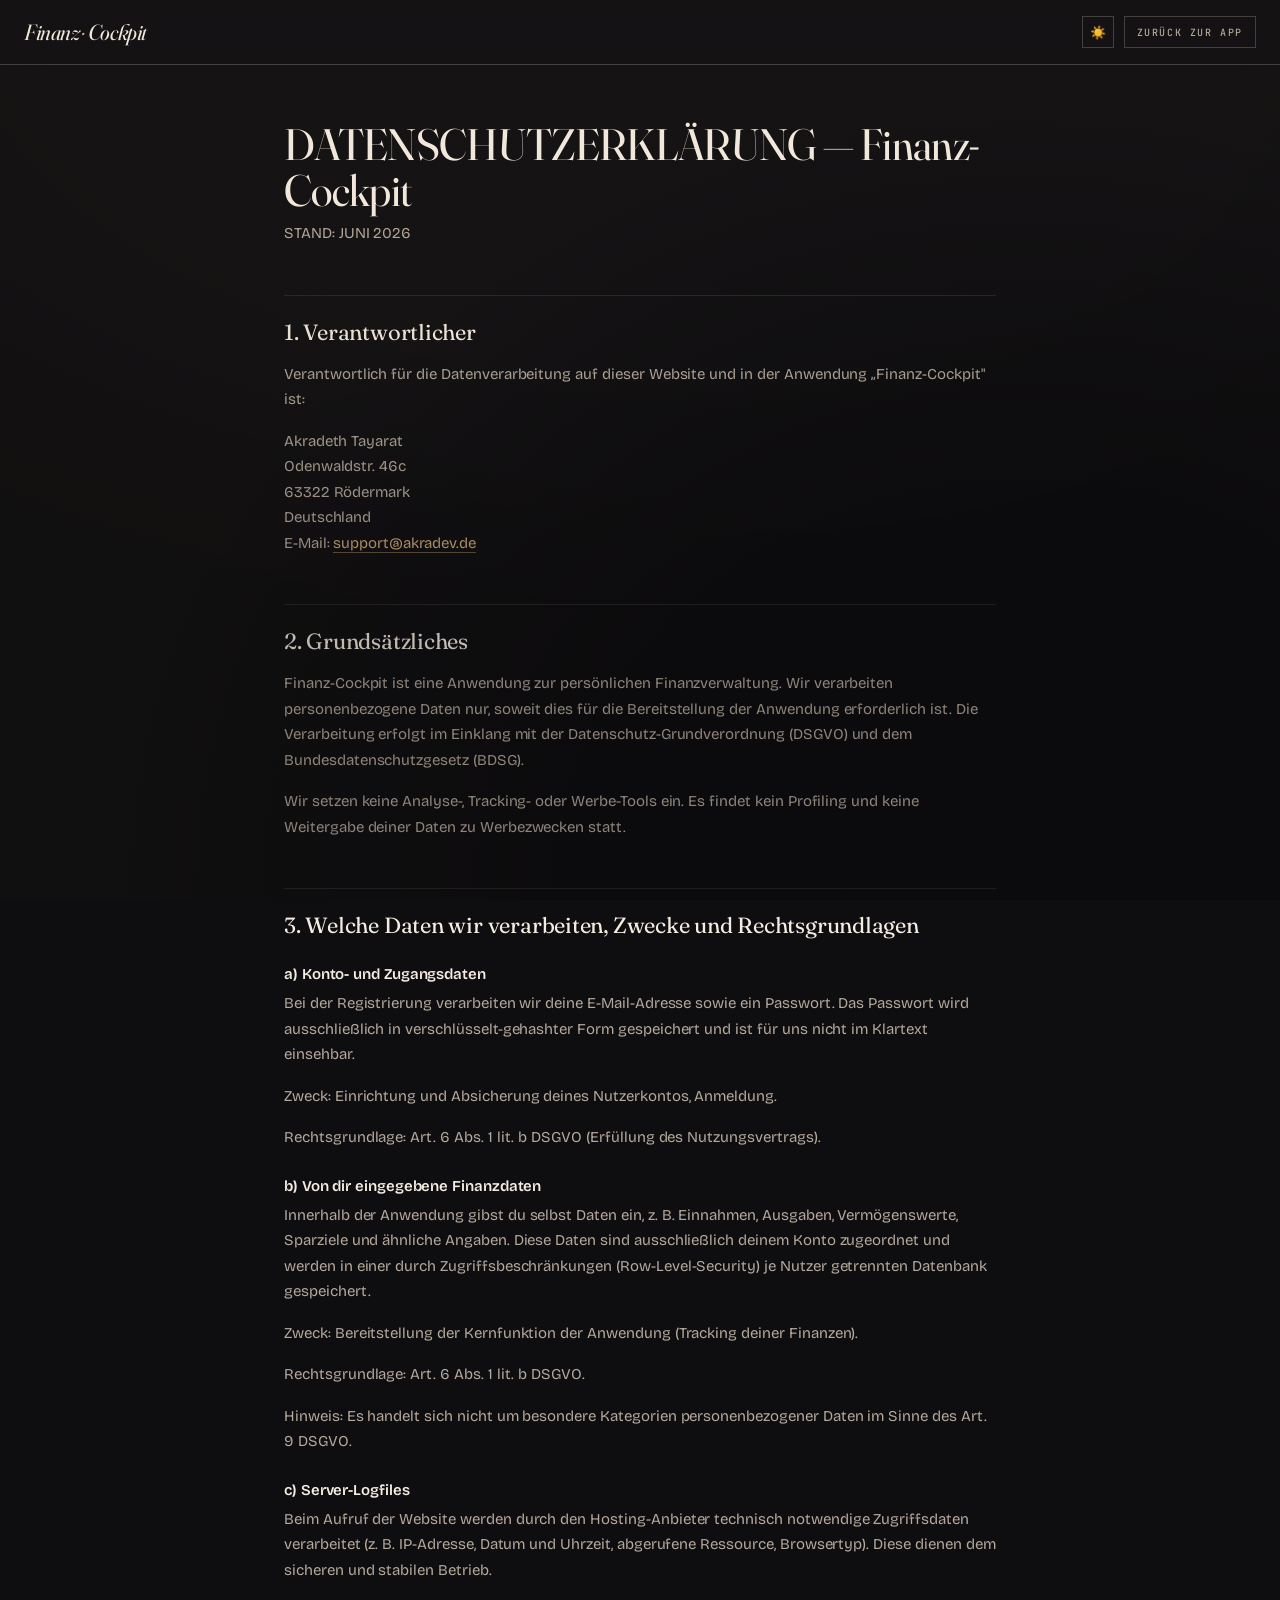
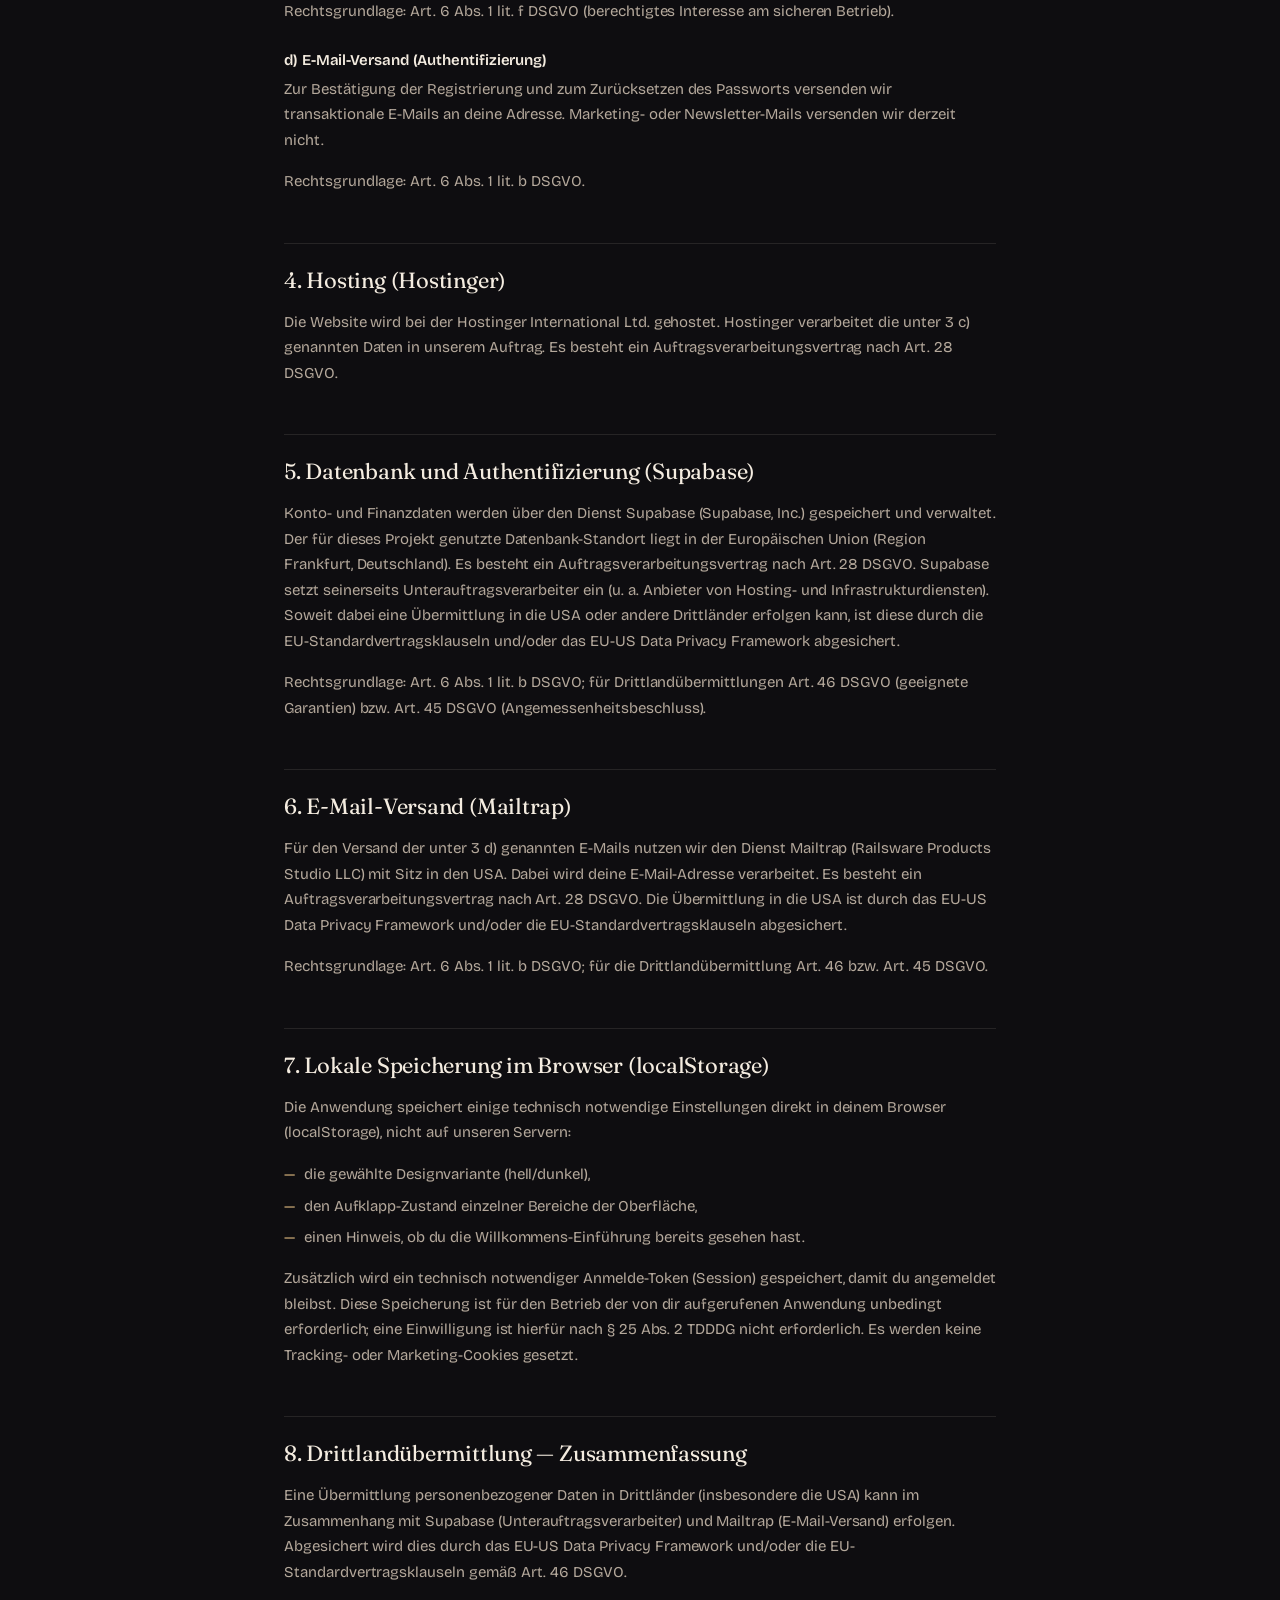
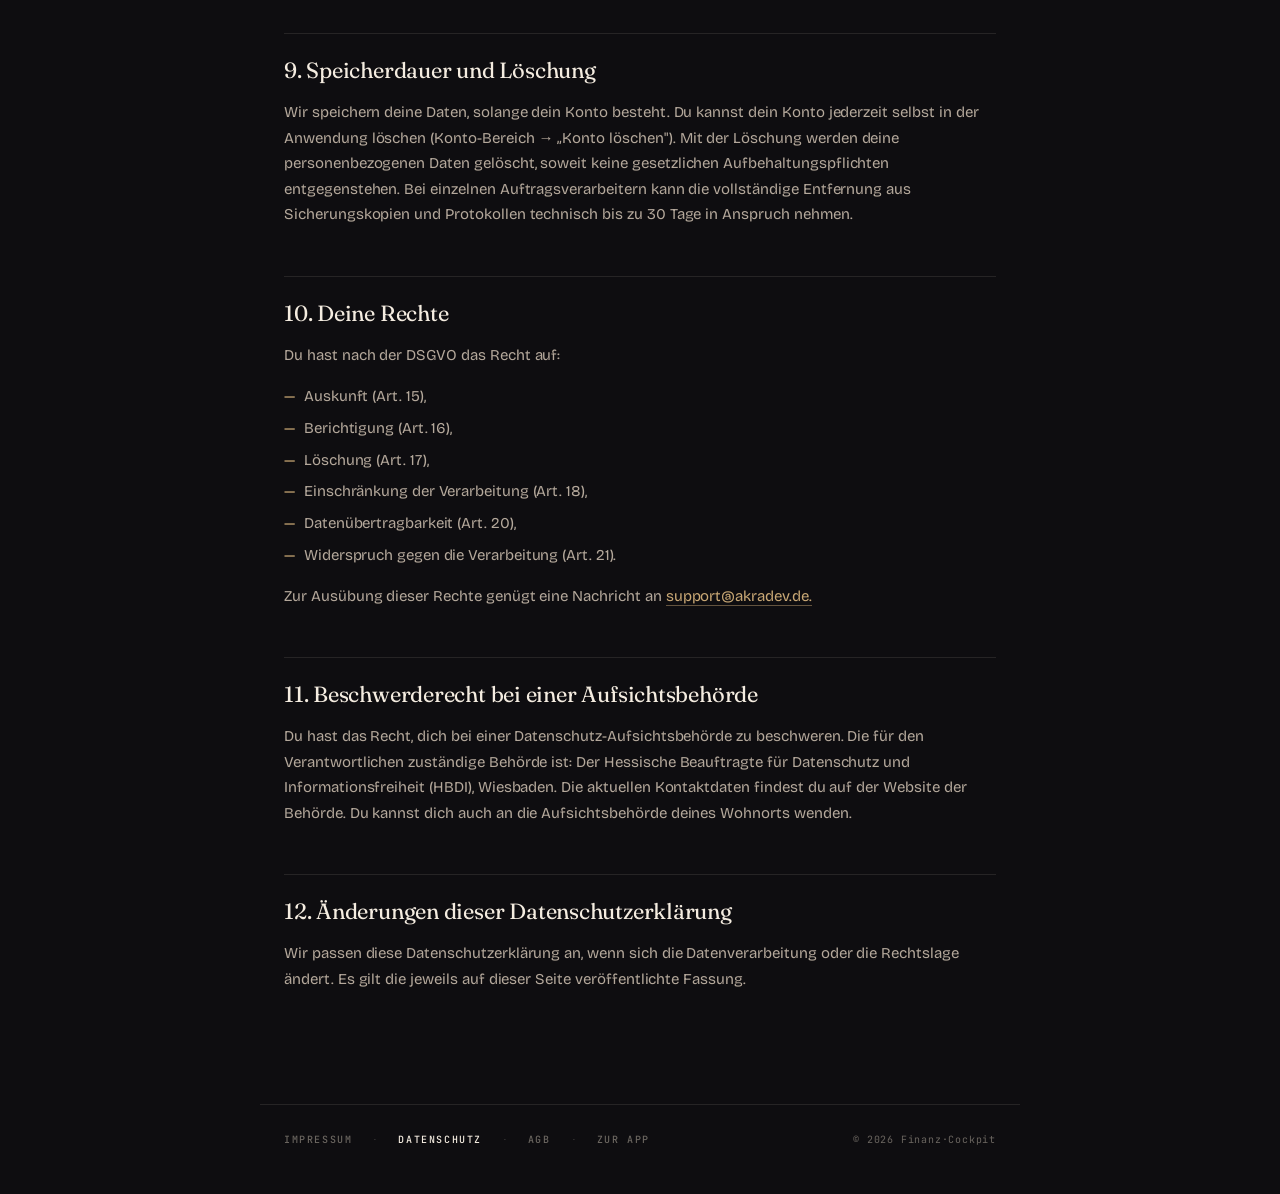
<file: datenschutz.html>
<!DOCTYPE html>
<html lang="de" data-theme="dark">
<head>
  <meta charset="UTF-8">
  <meta name="viewport" content="width=device-width, initial-scale=1.0, viewport-fit=cover">
  <title>Datenschutz · Finanz-Cockpit</title>
  <meta name="robots" content="index, follow">
  <script>try{document.documentElement.setAttribute('data-theme',localStorage.getItem('fc-theme')||'dark')}catch(e){}</script>
  <link rel="stylesheet" href="css/fonts.css">
  <link rel="stylesheet" href="css/base.css">
  <link rel="stylesheet" href="css/legal.css">
</head>
<body>

<header class="legal-topbar">
  <a class="legal-wordmark" href="index.html">Finanz<span class="amp">·</span>Cockpit</a>
  <div class="legal-actions">
    <button class="legal-theme-btn" id="legal-theme-btn" type="button" aria-label="Theme wechseln" onclick="fcLegalToggleTheme()">🌙</button>
    <a class="legal-back" href="app.html">Zurück zur App</a>
  </div>
</header>

<main class="legal-content">
      <h1>DATENSCHUTZERKLÄRUNG — Finanz-Cockpit</h1>
      <p class="legal-stand">Stand: Juni 2026</p>
      <h2>1. Verantwortlicher</h2>
      <p>Verantwortlich für die Datenverarbeitung auf dieser Website und in der Anwendung „Finanz-Cockpit" ist:</p>
      <address class="legal-addr">Akradeth Tayarat<br>Odenwaldstr. 46c<br>63322 Rödermark<br>Deutschland<br>E-Mail: <a href="mailto:support@akradev.de">support@akradev.de</a></address>
      <h2>2. Grundsätzliches</h2>
      <p>Finanz-Cockpit ist eine Anwendung zur persönlichen Finanzverwaltung. Wir verarbeiten personenbezogene Daten nur, soweit dies für die Bereitstellung der Anwendung erforderlich ist. Die Verarbeitung erfolgt im Einklang mit der Datenschutz-Grundverordnung (DSGVO) und dem Bundesdatenschutzgesetz (BDSG).</p>
      <p>Wir setzen keine Analyse-, Tracking- oder Werbe-Tools ein. Es findet kein Profiling und keine Weitergabe deiner Daten zu Werbezwecken statt.</p>
      <h2>3. Welche Daten wir verarbeiten, Zwecke und Rechtsgrundlagen</h2>
      <h3>a) Konto- und Zugangsdaten</h3>
      <p>Bei der Registrierung verarbeiten wir deine E-Mail-Adresse sowie ein Passwort. Das Passwort wird ausschließlich in verschlüsselt-gehashter Form gespeichert und ist für uns nicht im Klartext einsehbar.</p>
      <p>Zweck: Einrichtung und Absicherung deines Nutzerkontos, Anmeldung.</p>
      <p>Rechtsgrundlage: Art. 6 Abs. 1 lit. b DSGVO (Erfüllung des Nutzungsvertrags).</p>
      <h3>b) Von dir eingegebene Finanzdaten</h3>
      <p>Innerhalb der Anwendung gibst du selbst Daten ein, z. B. Einnahmen, Ausgaben, Vermögenswerte, Sparziele und ähnliche Angaben. Diese Daten sind ausschließlich deinem Konto zugeordnet und werden in einer durch Zugriffsbeschränkungen (Row-Level-Security) je Nutzer getrennten Datenbank gespeichert.</p>
      <p>Zweck: Bereitstellung der Kernfunktion der Anwendung (Tracking deiner Finanzen).</p>
      <p>Rechtsgrundlage: Art. 6 Abs. 1 lit. b DSGVO.</p>
      <p>Hinweis: Es handelt sich nicht um besondere Kategorien personenbezogener Daten im Sinne des Art. 9 DSGVO.</p>
      <h3>c) Server-Logfiles</h3>
      <p>Beim Aufruf der Website werden durch den Hosting-Anbieter technisch notwendige Zugriffsdaten verarbeitet (z. B. IP-Adresse, Datum und Uhrzeit, abgerufene Ressource, Browsertyp). Diese dienen dem sicheren und stabilen Betrieb.</p>
      <p>Rechtsgrundlage: Art. 6 Abs. 1 lit. f DSGVO (berechtigtes Interesse am sicheren Betrieb).</p>
      <h3>d) E-Mail-Versand (Authentifizierung)</h3>
      <p>Zur Bestätigung der Registrierung und zum Zurücksetzen des Passworts versenden wir transaktionale E-Mails an deine Adresse. Marketing- oder Newsletter-Mails versenden wir derzeit nicht.</p>
      <p>Rechtsgrundlage: Art. 6 Abs. 1 lit. b DSGVO.</p>
      <h2>4. Hosting (Hostinger)</h2>
      <p>Die Website wird bei der Hostinger International Ltd. gehostet. Hostinger verarbeitet die unter 3 c) genannten Daten in unserem Auftrag. Es besteht ein Auftragsverarbeitungsvertrag nach Art. 28 DSGVO.</p>
      <h2>5. Datenbank und Authentifizierung (Supabase)</h2>
      <p>Konto- und Finanzdaten werden über den Dienst Supabase (Supabase, Inc.) gespeichert und verwaltet. Der für dieses Projekt genutzte Datenbank-Standort liegt in der Europäischen Union (Region Frankfurt, Deutschland). Es besteht ein Auftragsverarbeitungsvertrag nach Art. 28 DSGVO. Supabase setzt seinerseits Unterauftragsverarbeiter ein (u. a. Anbieter von Hosting- und Infrastrukturdiensten). Soweit dabei eine Übermittlung in die USA oder andere Drittländer erfolgen kann, ist diese durch die EU-Standardvertragsklauseln und/oder das EU-US Data Privacy Framework abgesichert.</p>
      <p>Rechtsgrundlage: Art. 6 Abs. 1 lit. b DSGVO; für Drittlandübermittlungen Art. 46 DSGVO (geeignete Garantien) bzw. Art. 45 DSGVO (Angemessenheitsbeschluss).</p>
      <h2>6. E-Mail-Versand (Mailtrap)</h2>
      <p>Für den Versand der unter 3 d) genannten E-Mails nutzen wir den Dienst Mailtrap (Railsware Products Studio LLC) mit Sitz in den USA. Dabei wird deine E-Mail-Adresse verarbeitet. Es besteht ein Auftragsverarbeitungsvertrag nach Art. 28 DSGVO. Die Übermittlung in die USA ist durch das EU-US Data Privacy Framework und/oder die EU-Standardvertragsklauseln abgesichert.</p>
      <p>Rechtsgrundlage: Art. 6 Abs. 1 lit. b DSGVO; für die Drittlandübermittlung Art. 46 bzw. Art. 45 DSGVO.</p>
      <h2>7. Lokale Speicherung im Browser (localStorage)</h2>
      <p>Die Anwendung speichert einige technisch notwendige Einstellungen direkt in deinem Browser (localStorage), nicht auf unseren Servern:</p>
      <ul><li>die gewählte Designvariante (hell/dunkel),</li><li>den Aufklapp-Zustand einzelner Bereiche der Oberfläche,</li><li>einen Hinweis, ob du die Willkommens-Einführung bereits gesehen hast.</li></ul>
      <p>Zusätzlich wird ein technisch notwendiger Anmelde-Token (Session) gespeichert, damit du angemeldet bleibst. Diese Speicherung ist für den Betrieb der von dir aufgerufenen Anwendung unbedingt erforderlich; eine Einwilligung ist hierfür nach § 25 Abs. 2 TDDDG nicht erforderlich. Es werden keine Tracking- oder Marketing-Cookies gesetzt.</p>
      <h2>8. Drittlandübermittlung — Zusammenfassung</h2>
      <p>Eine Übermittlung personenbezogener Daten in Drittländer (insbesondere die USA) kann im Zusammenhang mit Supabase (Unterauftragsverarbeiter) und Mailtrap (E-Mail-Versand) erfolgen. Abgesichert wird dies durch das EU-US Data Privacy Framework und/oder die EU-Standardvertragsklauseln gemäß Art. 46 DSGVO.</p>
      <h2>9. Speicherdauer und Löschung</h2>
      <p>Wir speichern deine Daten, solange dein Konto besteht. Du kannst dein Konto jederzeit selbst in der Anwendung löschen (Konto-Bereich → „Konto löschen"). Mit der Löschung werden deine personenbezogenen Daten gelöscht, soweit keine gesetzlichen Aufbehaltungspflichten entgegenstehen. Bei einzelnen Auftragsverarbeitern kann die vollständige Entfernung aus Sicherungskopien und Protokollen technisch bis zu 30 Tage in Anspruch nehmen.</p>
      <h2>10. Deine Rechte</h2>
      <p>Du hast nach der DSGVO das Recht auf:</p>
      <ul><li>Auskunft (Art. 15),</li><li>Berichtigung (Art. 16),</li><li>Löschung (Art. 17),</li><li>Einschränkung der Verarbeitung (Art. 18),</li><li>Datenübertragbarkeit (Art. 20),</li><li>Widerspruch gegen die Verarbeitung (Art. 21).</li></ul>
      <p>Zur Ausübung dieser Rechte genügt eine Nachricht an <a href="mailto:support@akradev.de.">support@akradev.de.</a></p>
      <h2>11. Beschwerderecht bei einer Aufsichtsbehörde</h2>
      <p>Du hast das Recht, dich bei einer Datenschutz-Aufsichtsbehörde zu beschweren. Die für den Verantwortlichen zuständige Behörde ist: Der Hessische Beauftragte für Datenschutz und Informationsfreiheit (HBDI), Wiesbaden. Die aktuellen Kontaktdaten findest du auf der Website der Behörde. Du kannst dich auch an die Aufsichtsbehörde deines Wohnorts wenden.</p>
      <h2>12. Änderungen dieser Datenschutzerklärung</h2>
      <p>Wir passen diese Datenschutzerklärung an, wenn sich die Datenverarbeitung oder die Rechtslage ändert. Es gilt die jeweils auf dieser Seite veröffentlichte Fassung.</p>
</main>

<footer class="legal-footer">
  <a href="impressum.html">Impressum</a>
  <span class="legal-footer-sep">·</span>
  <a href="datenschutz.html" aria-current="page">Datenschutz</a>
  <span class="legal-footer-sep">·</span>
  <a href="agb.html">AGB</a>
  <span class="legal-footer-sep">·</span>
  <a href="app.html">Zur App</a>
  <span class="legal-footer-copy">© 2026 Finanz·Cockpit</span>
</footer>

<script>
  function fcLegalToggleTheme(){
    var cur = document.documentElement.getAttribute('data-theme');
    var next = cur === 'dark' ? 'light' : 'dark';
    document.documentElement.setAttribute('data-theme', next);
    try { localStorage.setItem('fc-theme', next); } catch(e) {}
    document.getElementById('legal-theme-btn').textContent = next === 'dark' ? '☀️' : '🌙';
  }
  (function(){
    var t = document.documentElement.getAttribute('data-theme');
    document.getElementById('legal-theme-btn').textContent = t === 'dark' ? '☀️' : '🌙';
  })();
</script>

</body>
</html>
</file>
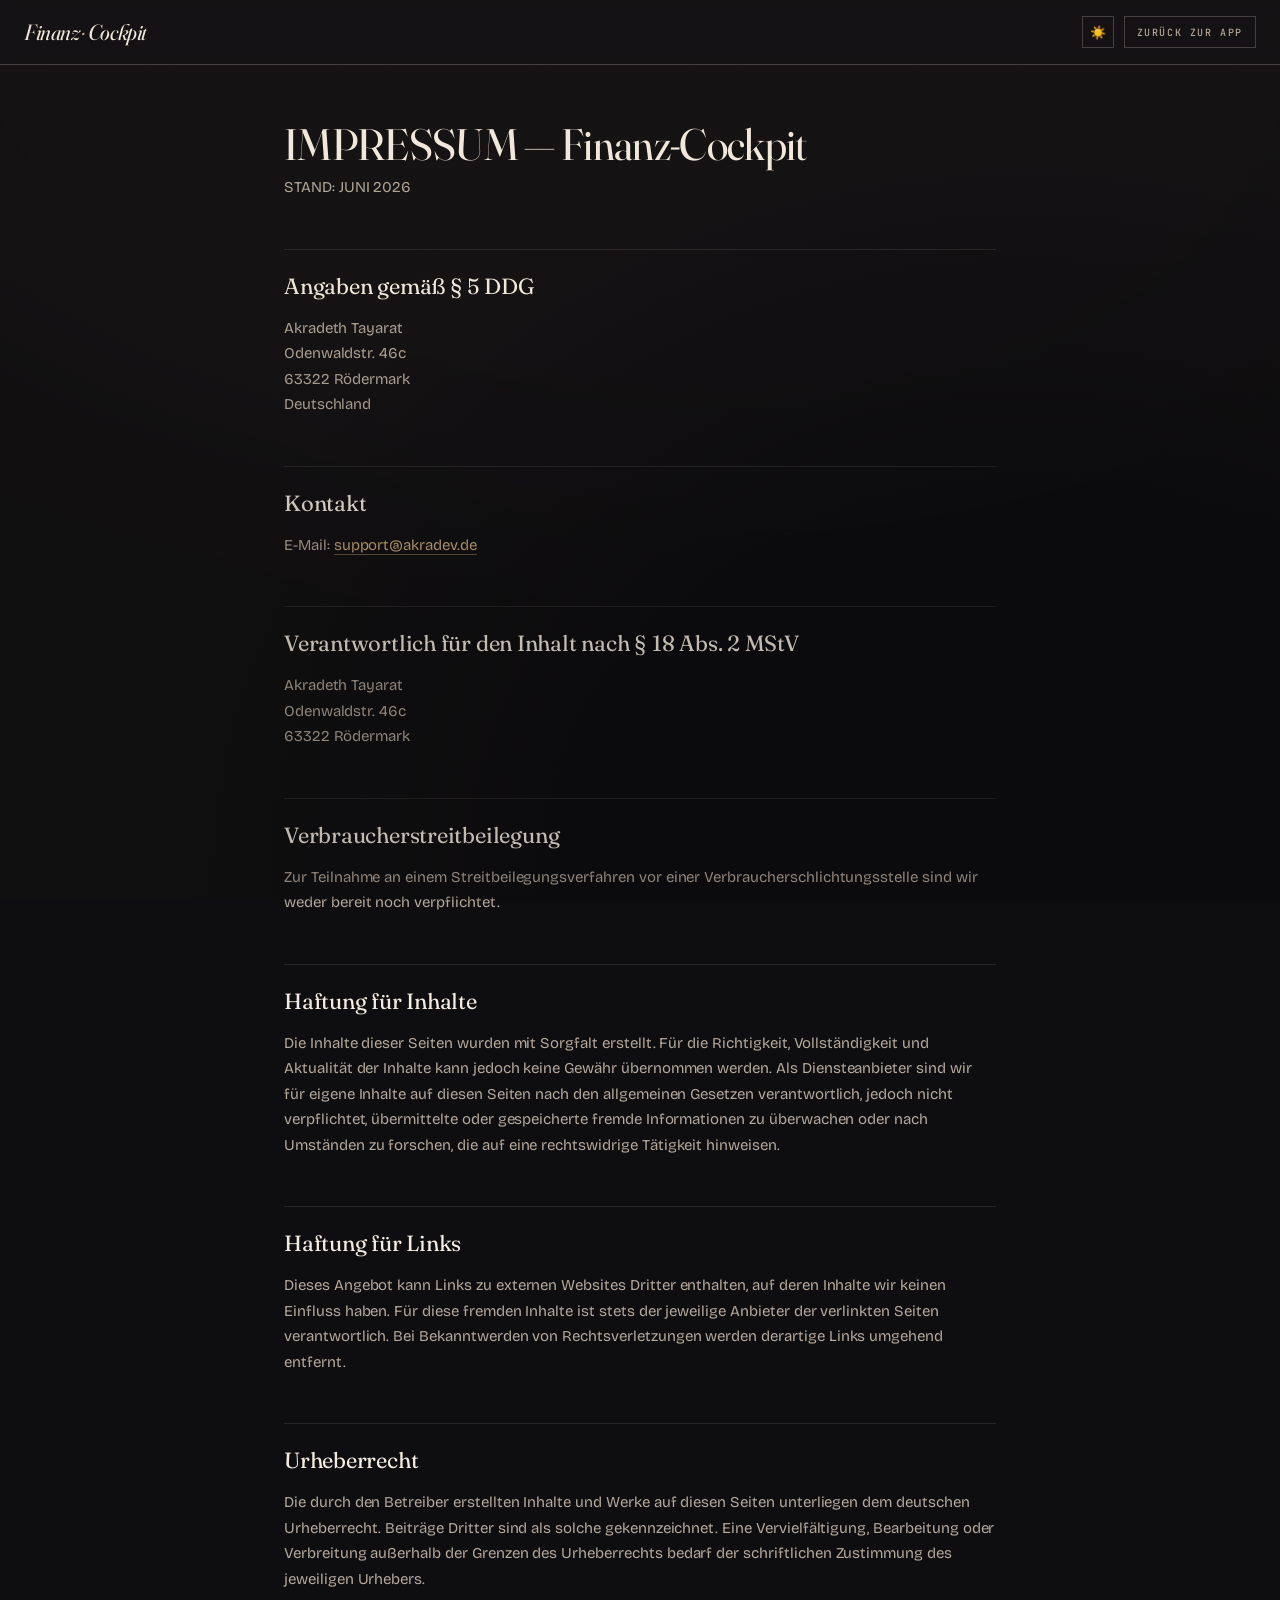
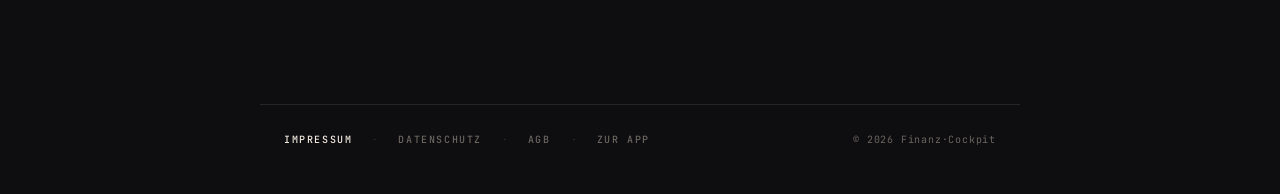
<file: impressum.html>
<!DOCTYPE html>
<html lang="de" data-theme="dark">
<head>
  <meta charset="UTF-8">
  <meta name="viewport" content="width=device-width, initial-scale=1.0, viewport-fit=cover">
  <title>Impressum · Finanz-Cockpit</title>
  <meta name="robots" content="index, follow">
  <script>try{document.documentElement.setAttribute('data-theme',localStorage.getItem('fc-theme')||'dark')}catch(e){}</script>
  <link rel="stylesheet" href="css/fonts.css">
  <link rel="stylesheet" href="css/base.css">
  <link rel="stylesheet" href="css/legal.css">
</head>
<body>

<header class="legal-topbar">
  <a class="legal-wordmark" href="index.html">Finanz<span class="amp">·</span>Cockpit</a>
  <div class="legal-actions">
    <button class="legal-theme-btn" id="legal-theme-btn" type="button" aria-label="Theme wechseln" onclick="fcLegalToggleTheme()">🌙</button>
    <a class="legal-back" href="app.html">Zurück zur App</a>
  </div>
</header>

<main class="legal-content">
      <h1>IMPRESSUM — Finanz-Cockpit</h1>
      <p class="legal-stand">Stand: Juni 2026</p>
      <h2>Angaben gemäß § 5 DDG</h2>
      <address class="legal-addr">Akradeth Tayarat<br>Odenwaldstr. 46c<br>63322 Rödermark<br>Deutschland</address>
      <h2>Kontakt</h2>
      <p>E-Mail: <a href="mailto:support@akradev.de">support@akradev.de</a></p>
      <h2>Verantwortlich für den Inhalt nach § 18 Abs. 2 MStV</h2>
      <address class="legal-addr">Akradeth Tayarat<br>Odenwaldstr. 46c<br>63322 Rödermark</address>
      <h2>Verbraucherstreitbeilegung</h2>
      <p>Zur Teilnahme an einem Streitbeilegungsverfahren vor einer Verbraucherschlichtungsstelle sind wir weder bereit noch verpflichtet.</p>
      <h2>Haftung für Inhalte</h2>
      <p>Die Inhalte dieser Seiten wurden mit Sorgfalt erstellt. Für die Richtigkeit, Vollständigkeit und Aktualität der Inhalte kann jedoch keine Gewähr übernommen werden. Als Diensteanbieter sind wir für eigene Inhalte auf diesen Seiten nach den allgemeinen Gesetzen verantwortlich, jedoch nicht verpflichtet, übermittelte oder gespeicherte fremde Informationen zu überwachen oder nach Umständen zu forschen, die auf eine rechtswidrige Tätigkeit hinweisen.</p>
      <h2>Haftung für Links</h2>
      <p>Dieses Angebot kann Links zu externen Websites Dritter enthalten, auf deren Inhalte wir keinen Einfluss haben. Für diese fremden Inhalte ist stets der jeweilige Anbieter der verlinkten Seiten verantwortlich. Bei Bekanntwerden von Rechtsverletzungen werden derartige Links umgehend entfernt.</p>
      <h2>Urheberrecht</h2>
      <p>Die durch den Betreiber erstellten Inhalte und Werke auf diesen Seiten unterliegen dem deutschen Urheberrecht. Beiträge Dritter sind als solche gekennzeichnet. Eine Vervielfältigung, Bearbeitung oder Verbreitung außerhalb der Grenzen des Urheberrechts bedarf der schriftlichen Zustimmung des jeweiligen Urhebers.</p>
</main>

<footer class="legal-footer">
  <a href="impressum.html" aria-current="page">Impressum</a>
  <span class="legal-footer-sep">·</span>
  <a href="datenschutz.html">Datenschutz</a>
  <span class="legal-footer-sep">·</span>
  <a href="agb.html">AGB</a>
  <span class="legal-footer-sep">·</span>
  <a href="app.html">Zur App</a>
  <span class="legal-footer-copy">© 2026 Finanz·Cockpit</span>
</footer>

<script>
  function fcLegalToggleTheme(){
    var cur = document.documentElement.getAttribute('data-theme');
    var next = cur === 'dark' ? 'light' : 'dark';
    document.documentElement.setAttribute('data-theme', next);
    try { localStorage.setItem('fc-theme', next); } catch(e) {}
    document.getElementById('legal-theme-btn').textContent = next === 'dark' ? '☀️' : '🌙';
  }
  (function(){
    var t = document.documentElement.getAttribute('data-theme');
    document.getElementById('legal-theme-btn').textContent = t === 'dark' ? '☀️' : '🌙';
  })();
</script>

</body>
</html>
</file>
<file: css/fonts.css>
/* ============================================================
   FONTS - lokal selbst gehostet (Phase 2: keine CDN-Laufzeit-Deps)
   Quelle: Google Fonts, Subsets latin + latin-ext (DE/EN).
   ============================================================ */

/* latin-ext */
@font-face {
  font-family: 'Bricolage Grotesque';
  font-style: normal;
  font-weight: 400;
  font-stretch: 100%;
  font-display: swap;
  src: url(../assets/fonts/3y9K6as8bTXq_nANBjzKo3IeZx8z6up5BeSl9D4dj_x9PpZBMlGGInHEVA.woff2) format('woff2');
  unicode-range: U+0100-02BA, U+02BD-02C5, U+02C7-02CC, U+02CE-02D7, U+02DD-02FF, U+0304, U+0308, U+0329, U+1D00-1DBF, U+1E00-1E9F, U+1EF2-1EFF, U+2020, U+20A0-20AB, U+20AD-20C0, U+2113, U+2C60-2C7F, U+A720-A7FF;
}
/* latin */
@font-face {
  font-family: 'Bricolage Grotesque';
  font-style: normal;
  font-weight: 400;
  font-stretch: 100%;
  font-display: swap;
  src: url(../assets/fonts/3y9K6as8bTXq_nANBjzKo3IeZx8z6up5BeSl9D4dj_x9PpZBMlGIInE.woff2) format('woff2');
  unicode-range: U+0000-00FF, U+0131, U+0152-0153, U+02BB-02BC, U+02C6, U+02DA, U+02DC, U+0304, U+0308, U+0329, U+2000-206F, U+20AC, U+2122, U+2191, U+2193, U+2212, U+2215, U+FEFF, U+FFFD;
}
/* latin-ext */
@font-face {
  font-family: 'Bricolage Grotesque';
  font-style: normal;
  font-weight: 500;
  font-stretch: 100%;
  font-display: swap;
  src: url(../assets/fonts/3y9K6as8bTXq_nANBjzKo3IeZx8z6up5BeSl9D4dj_x9PpZBMlGGInHEVA.woff2) format('woff2');
  unicode-range: U+0100-02BA, U+02BD-02C5, U+02C7-02CC, U+02CE-02D7, U+02DD-02FF, U+0304, U+0308, U+0329, U+1D00-1DBF, U+1E00-1E9F, U+1EF2-1EFF, U+2020, U+20A0-20AB, U+20AD-20C0, U+2113, U+2C60-2C7F, U+A720-A7FF;
}
/* latin */
@font-face {
  font-family: 'Bricolage Grotesque';
  font-style: normal;
  font-weight: 500;
  font-stretch: 100%;
  font-display: swap;
  src: url(../assets/fonts/3y9K6as8bTXq_nANBjzKo3IeZx8z6up5BeSl9D4dj_x9PpZBMlGIInE.woff2) format('woff2');
  unicode-range: U+0000-00FF, U+0131, U+0152-0153, U+02BB-02BC, U+02C6, U+02DA, U+02DC, U+0304, U+0308, U+0329, U+2000-206F, U+20AC, U+2122, U+2191, U+2193, U+2212, U+2215, U+FEFF, U+FFFD;
}
/* latin-ext */
@font-face {
  font-family: 'Bricolage Grotesque';
  font-style: normal;
  font-weight: 600;
  font-stretch: 100%;
  font-display: swap;
  src: url(../assets/fonts/3y9K6as8bTXq_nANBjzKo3IeZx8z6up5BeSl9D4dj_x9PpZBMlGGInHEVA.woff2) format('woff2');
  unicode-range: U+0100-02BA, U+02BD-02C5, U+02C7-02CC, U+02CE-02D7, U+02DD-02FF, U+0304, U+0308, U+0329, U+1D00-1DBF, U+1E00-1E9F, U+1EF2-1EFF, U+2020, U+20A0-20AB, U+20AD-20C0, U+2113, U+2C60-2C7F, U+A720-A7FF;
}
/* latin */
@font-face {
  font-family: 'Bricolage Grotesque';
  font-style: normal;
  font-weight: 600;
  font-stretch: 100%;
  font-display: swap;
  src: url(../assets/fonts/3y9K6as8bTXq_nANBjzKo3IeZx8z6up5BeSl9D4dj_x9PpZBMlGIInE.woff2) format('woff2');
  unicode-range: U+0000-00FF, U+0131, U+0152-0153, U+02BB-02BC, U+02C6, U+02DA, U+02DC, U+0304, U+0308, U+0329, U+2000-206F, U+20AC, U+2122, U+2191, U+2193, U+2212, U+2215, U+FEFF, U+FFFD;
}
/* latin-ext */
@font-face {
  font-family: 'Bricolage Grotesque';
  font-style: normal;
  font-weight: 700;
  font-stretch: 100%;
  font-display: swap;
  src: url(../assets/fonts/3y9K6as8bTXq_nANBjzKo3IeZx8z6up5BeSl9D4dj_x9PpZBMlGGInHEVA.woff2) format('woff2');
  unicode-range: U+0100-02BA, U+02BD-02C5, U+02C7-02CC, U+02CE-02D7, U+02DD-02FF, U+0304, U+0308, U+0329, U+1D00-1DBF, U+1E00-1E9F, U+1EF2-1EFF, U+2020, U+20A0-20AB, U+20AD-20C0, U+2113, U+2C60-2C7F, U+A720-A7FF;
}
/* latin */
@font-face {
  font-family: 'Bricolage Grotesque';
  font-style: normal;
  font-weight: 700;
  font-stretch: 100%;
  font-display: swap;
  src: url(../assets/fonts/3y9K6as8bTXq_nANBjzKo3IeZx8z6up5BeSl9D4dj_x9PpZBMlGIInE.woff2) format('woff2');
  unicode-range: U+0000-00FF, U+0131, U+0152-0153, U+02BB-02BC, U+02C6, U+02DA, U+02DC, U+0304, U+0308, U+0329, U+2000-206F, U+20AC, U+2122, U+2191, U+2193, U+2212, U+2215, U+FEFF, U+FFFD;
}
/* latin-ext */
@font-face {
  font-family: 'Fraunces';
  font-style: italic;
  font-weight: 400;
  font-display: swap;
  src: url(../assets/fonts/6NU58FyLNQOQZAnv9ZwNjucMHVn85Ni7emAe9lKqZTnbB-gzTK0K1ChjdPeQ_5Y.woff2) format('woff2');
  unicode-range: U+0100-02BA, U+02BD-02C5, U+02C7-02CC, U+02CE-02D7, U+02DD-02FF, U+0304, U+0308, U+0329, U+1D00-1DBF, U+1E00-1E9F, U+1EF2-1EFF, U+2020, U+20A0-20AB, U+20AD-20C0, U+2113, U+2C60-2C7F, U+A720-A7FF;
}
/* latin */
@font-face {
  font-family: 'Fraunces';
  font-style: italic;
  font-weight: 400;
  font-display: swap;
  src: url(../assets/fonts/6NU58FyLNQOQZAnv9ZwNjucMHVn85Ni7emAe9lKqZTnbB-gzTK0K1ChjeveQ.woff2) format('woff2');
  unicode-range: U+0000-00FF, U+0131, U+0152-0153, U+02BB-02BC, U+02C6, U+02DA, U+02DC, U+0304, U+0308, U+0329, U+2000-206F, U+20AC, U+2122, U+2191, U+2193, U+2212, U+2215, U+FEFF, U+FFFD;
}
/* latin-ext */
@font-face {
  font-family: 'Fraunces';
  font-style: italic;
  font-weight: 600;
  font-display: swap;
  src: url(../assets/fonts/6NU58FyLNQOQZAnv9ZwNjucMHVn85Ni7emAe9lKqZTnbB-gzTK0K1ChjdPeQ_5Y.woff2) format('woff2');
  unicode-range: U+0100-02BA, U+02BD-02C5, U+02C7-02CC, U+02CE-02D7, U+02DD-02FF, U+0304, U+0308, U+0329, U+1D00-1DBF, U+1E00-1E9F, U+1EF2-1EFF, U+2020, U+20A0-20AB, U+20AD-20C0, U+2113, U+2C60-2C7F, U+A720-A7FF;
}
/* latin */
@font-face {
  font-family: 'Fraunces';
  font-style: italic;
  font-weight: 600;
  font-display: swap;
  src: url(../assets/fonts/6NU58FyLNQOQZAnv9ZwNjucMHVn85Ni7emAe9lKqZTnbB-gzTK0K1ChjeveQ.woff2) format('woff2');
  unicode-range: U+0000-00FF, U+0131, U+0152-0153, U+02BB-02BC, U+02C6, U+02DA, U+02DC, U+0304, U+0308, U+0329, U+2000-206F, U+20AC, U+2122, U+2191, U+2193, U+2212, U+2215, U+FEFF, U+FFFD;
}
/* latin-ext */
@font-face {
  font-family: 'Fraunces';
  font-style: normal;
  font-weight: 400;
  font-display: swap;
  src: url(../assets/fonts/6NU78FyLNQOQZAnv9bYEvDiIdE9Ea92uemAk_WBq8U_9v0c2Wa0KxCFTeO-U.woff2) format('woff2');
  unicode-range: U+0100-02BA, U+02BD-02C5, U+02C7-02CC, U+02CE-02D7, U+02DD-02FF, U+0304, U+0308, U+0329, U+1D00-1DBF, U+1E00-1E9F, U+1EF2-1EFF, U+2020, U+20A0-20AB, U+20AD-20C0, U+2113, U+2C60-2C7F, U+A720-A7FF;
}
/* latin */
@font-face {
  font-family: 'Fraunces';
  font-style: normal;
  font-weight: 400;
  font-display: swap;
  src: url(../assets/fonts/6NU78FyLNQOQZAnv9bYEvDiIdE9Ea92uemAk_WBq8U_9v0c2Wa0KxC9TeA.woff2) format('woff2');
  unicode-range: U+0000-00FF, U+0131, U+0152-0153, U+02BB-02BC, U+02C6, U+02DA, U+02DC, U+0304, U+0308, U+0329, U+2000-206F, U+20AC, U+2122, U+2191, U+2193, U+2212, U+2215, U+FEFF, U+FFFD;
}
/* latin-ext */
@font-face {
  font-family: 'Fraunces';
  font-style: normal;
  font-weight: 600;
  font-display: swap;
  src: url(../assets/fonts/6NU78FyLNQOQZAnv9bYEvDiIdE9Ea92uemAk_WBq8U_9v0c2Wa0KxCFTeO-U.woff2) format('woff2');
  unicode-range: U+0100-02BA, U+02BD-02C5, U+02C7-02CC, U+02CE-02D7, U+02DD-02FF, U+0304, U+0308, U+0329, U+1D00-1DBF, U+1E00-1E9F, U+1EF2-1EFF, U+2020, U+20A0-20AB, U+20AD-20C0, U+2113, U+2C60-2C7F, U+A720-A7FF;
}
/* latin */
@font-face {
  font-family: 'Fraunces';
  font-style: normal;
  font-weight: 600;
  font-display: swap;
  src: url(../assets/fonts/6NU78FyLNQOQZAnv9bYEvDiIdE9Ea92uemAk_WBq8U_9v0c2Wa0KxC9TeA.woff2) format('woff2');
  unicode-range: U+0000-00FF, U+0131, U+0152-0153, U+02BB-02BC, U+02C6, U+02DA, U+02DC, U+0304, U+0308, U+0329, U+2000-206F, U+20AC, U+2122, U+2191, U+2193, U+2212, U+2215, U+FEFF, U+FFFD;
}
/* latin-ext */
@font-face {
  font-family: 'Fraunces';
  font-style: normal;
  font-weight: 700;
  font-display: swap;
  src: url(../assets/fonts/6NU78FyLNQOQZAnv9bYEvDiIdE9Ea92uemAk_WBq8U_9v0c2Wa0KxCFTeO-U.woff2) format('woff2');
  unicode-range: U+0100-02BA, U+02BD-02C5, U+02C7-02CC, U+02CE-02D7, U+02DD-02FF, U+0304, U+0308, U+0329, U+1D00-1DBF, U+1E00-1E9F, U+1EF2-1EFF, U+2020, U+20A0-20AB, U+20AD-20C0, U+2113, U+2C60-2C7F, U+A720-A7FF;
}
/* latin */
@font-face {
  font-family: 'Fraunces';
  font-style: normal;
  font-weight: 700;
  font-display: swap;
  src: url(../assets/fonts/6NU78FyLNQOQZAnv9bYEvDiIdE9Ea92uemAk_WBq8U_9v0c2Wa0KxC9TeA.woff2) format('woff2');
  unicode-range: U+0000-00FF, U+0131, U+0152-0153, U+02BB-02BC, U+02C6, U+02DA, U+02DC, U+0304, U+0308, U+0329, U+2000-206F, U+20AC, U+2122, U+2191, U+2193, U+2212, U+2215, U+FEFF, U+FFFD;
}
/* latin-ext */
@font-face {
  font-family: 'JetBrains Mono';
  font-style: normal;
  font-weight: 400;
  font-display: swap;
  src: url(../assets/fonts/tDbv2o-flEEny0FZhsfKu5WU4zr3E_BX0PnT8RD8yKwBNntkaToggR7BYRbKPx7cwhsk.woff2) format('woff2');
  unicode-range: U+0100-02BA, U+02BD-02C5, U+02C7-02CC, U+02CE-02D7, U+02DD-02FF, U+0304, U+0308, U+0329, U+1D00-1DBF, U+1E00-1E9F, U+1EF2-1EFF, U+2020, U+20A0-20AB, U+20AD-20C0, U+2113, U+2C60-2C7F, U+A720-A7FF;
}
/* latin */
@font-face {
  font-family: 'JetBrains Mono';
  font-style: normal;
  font-weight: 400;
  font-display: swap;
  src: url(../assets/fonts/tDbv2o-flEEny0FZhsfKu5WU4zr3E_BX0PnT8RD8yKwBNntkaToggR7BYRbKPxDcwg.woff2) format('woff2');
  unicode-range: U+0000-00FF, U+0131, U+0152-0153, U+02BB-02BC, U+02C6, U+02DA, U+02DC, U+0304, U+0308, U+0329, U+2000-206F, U+20AC, U+2122, U+2191, U+2193, U+2212, U+2215, U+FEFF, U+FFFD;
}
/* latin-ext */
@font-face {
  font-family: 'JetBrains Mono';
  font-style: normal;
  font-weight: 500;
  font-display: swap;
  src: url(../assets/fonts/tDbv2o-flEEny0FZhsfKu5WU4zr3E_BX0PnT8RD8yKwBNntkaToggR7BYRbKPx7cwhsk.woff2) format('woff2');
  unicode-range: U+0100-02BA, U+02BD-02C5, U+02C7-02CC, U+02CE-02D7, U+02DD-02FF, U+0304, U+0308, U+0329, U+1D00-1DBF, U+1E00-1E9F, U+1EF2-1EFF, U+2020, U+20A0-20AB, U+20AD-20C0, U+2113, U+2C60-2C7F, U+A720-A7FF;
}
/* latin */
@font-face {
  font-family: 'JetBrains Mono';
  font-style: normal;
  font-weight: 500;
  font-display: swap;
  src: url(../assets/fonts/tDbv2o-flEEny0FZhsfKu5WU4zr3E_BX0PnT8RD8yKwBNntkaToggR7BYRbKPxDcwg.woff2) format('woff2');
  unicode-range: U+0000-00FF, U+0131, U+0152-0153, U+02BB-02BC, U+02C6, U+02DA, U+02DC, U+0304, U+0308, U+0329, U+2000-206F, U+20AC, U+2122, U+2191, U+2193, U+2212, U+2215, U+FEFF, U+FFFD;
}
/* latin-ext */
@font-face {
  font-family: 'JetBrains Mono';
  font-style: normal;
  font-weight: 600;
  font-display: swap;
  src: url(../assets/fonts/tDbv2o-flEEny0FZhsfKu5WU4zr3E_BX0PnT8RD8yKwBNntkaToggR7BYRbKPx7cwhsk.woff2) format('woff2');
  unicode-range: U+0100-02BA, U+02BD-02C5, U+02C7-02CC, U+02CE-02D7, U+02DD-02FF, U+0304, U+0308, U+0329, U+1D00-1DBF, U+1E00-1E9F, U+1EF2-1EFF, U+2020, U+20A0-20AB, U+20AD-20C0, U+2113, U+2C60-2C7F, U+A720-A7FF;
}
/* latin */
@font-face {
  font-family: 'JetBrains Mono';
  font-style: normal;
  font-weight: 600;
  font-display: swap;
  src: url(../assets/fonts/tDbv2o-flEEny0FZhsfKu5WU4zr3E_BX0PnT8RD8yKwBNntkaToggR7BYRbKPxDcwg.woff2) format('woff2');
  unicode-range: U+0000-00FF, U+0131, U+0152-0153, U+02BB-02BC, U+02C6, U+02DA, U+02DC, U+0304, U+0308, U+0329, U+2000-206F, U+20AC, U+2122, U+2191, U+2193, U+2212, U+2215, U+FEFF, U+FFFD;
}
</file>
<file: css/base.css>
/* ============================================================
   BASE — Tinte auf Pergament. Reset, Variablen, Atmosphäre.
   ============================================================ */

:root {
  /* Dark theme — "Midnight Ledger" */
  --bg:        #0E0D10;
  --bg2:       #15141A;
  --bg3:       #1D1C24;
  --bg-tint:   rgba(201, 168, 117, 0.04);
  --border:    rgba(244, 236, 224, 0.10);
  --border2:   rgba(244, 236, 224, 0.22);
  --hairline:  rgba(244, 236, 224, 0.06);
  --text:      #F4ECE0;
  --text2:     #B4A89B;
  --text3:     #6B6660;
  --ink:       #F4ECE0;

  /* Single editorial accent — warm brass */
  --accent:    #C9A875;
  --accent-2:  #E0BF8C;

  /* Restrained signal palette */
  --green:     #7FB069;
  --red:       #D26A5C;
  --amber:     #D9A441;
  --blue:      #7A95B6;
  --yellow:    #D9C441;
  --purple:    #A589B4;

  /* Typography */
  --font-display: "Fraunces", "Cormorant Garamond", Georgia, serif;
  --font-body:    "Bricolage Grotesque", -apple-system, BlinkMacSystemFont, sans-serif;
  --font-mono:    "JetBrains Mono", "SF Mono", Menlo, monospace;

  /* Rhythm */
  --hair: 0.5px;

  /* Easing */
  --ease:      cubic-bezier(0.22, 1, 0.36, 1);
  --ease-out:  cubic-bezier(0.16, 1, 0.3, 1);
}

[data-theme="light"] {
  /* Light theme — "Pressed Paper" */
  --bg:        #F1E8D9;
  --bg2:       #F7EFE0;
  --bg3:       #E6DBC6;
  --bg-tint:   rgba(142, 90, 45, 0.04);
  --border:    rgba(14, 13, 16, 0.14);
  --border2:   rgba(14, 13, 16, 0.30);
  --hairline:  rgba(14, 13, 16, 0.08);
  --text:      #1A1816;
  --text2:     #5C5853;
  --text3:     #8E8A82;
  --ink:       #1A1816;

  --accent:    #8E5A2D;
  --accent-2:  #B07640;

  --green:     #4F7A45;
  --red:       #A83B2C;
  --amber:     #A67318;
  --blue:      #3E5C7A;
  --yellow:    #8E6E15;
  --purple:    #6E5078;
}

* {
  box-sizing: border-box;
  margin: 0;
  padding: 0;
}

html {
  -webkit-font-smoothing: antialiased;
  -moz-osx-font-smoothing: grayscale;
  text-rendering: optimizeLegibility;
}

body {
  font-family: var(--font-body);
  font-feature-settings: "ss01", "ss02", "cv11";
  background: var(--bg);
  color: var(--text);
  min-height: 100vh;
  font-weight: 400;
  letter-spacing: -0.005em;
  position: relative;
  overflow-x: hidden;
}

/* Atmospheric paper grain — sehr feines Rauschen über allem */
body::before {
  content: "";
  position: fixed;
  inset: 0;
  pointer-events: none;
  z-index: 9998;
  background-image: url("data:image/svg+xml;utf8,<svg viewBox='0 0 240 240' xmlns='http://www.w3.org/2000/svg'><filter id='n'><feTurbulence type='fractalNoise' baseFrequency='0.92' numOctaves='2' stitchTiles='stitch' seed='3'/><feColorMatrix values='0 0 0 0 0  0 0 0 0 0  0 0 0 0 0  0 0 0 0.6 0'/></filter><rect width='100%25' height='100%25' filter='url(%23n)'/></svg>");
  opacity: 0.06;
  mix-blend-mode: overlay;
}

[data-theme="light"] body::before {
  opacity: 0.10;
  mix-blend-mode: multiply;
}

/* Weiche Vignette — gibt der Seite Tiefe */
body::after {
  content: "";
  position: fixed;
  inset: 0;
  pointer-events: none;
  z-index: 9997;
  background:
    radial-gradient(ellipse 90% 70% at 50% 0%, transparent 50%, rgba(0,0,0,0.20) 100%),
    radial-gradient(ellipse 70% 90% at 80% 100%, transparent 50%, var(--bg-tint) 100%);
}

[data-theme="light"] body::after {
  background:
    radial-gradient(ellipse 90% 70% at 50% 0%, transparent 60%, rgba(142,90,45,0.06) 100%);
}

/* Eingangs-Choreografie */
@keyframes ledger-rise {
  from {
    opacity: 0;
    transform: translateY(8px);
  }
  to {
    opacity: 1;
    transform: translateY(0);
  }
}

@keyframes ledger-fade {
  from { opacity: 0; }
  to   { opacity: 1; }
}

@keyframes accent-draw {
  from { transform: scaleX(0); }
  to   { transform: scaleX(1); }
}

/* Selektion */
::selection {
  background: var(--accent);
  color: var(--bg);
}

/* Scrollbar — minimal */
::-webkit-scrollbar {
  width: 10px;
  height: 10px;
}
::-webkit-scrollbar-track { background: transparent; }
::-webkit-scrollbar-thumb {
  background: var(--border);
  border-radius: 0;
}
::-webkit-scrollbar-thumb:hover {
  background: var(--border2);
}
</file>
<file: css/landing.css>
/* ============================================================
   LANDING — Öffentliche Startseite (index.html)
   ============================================================
   Lädt base.css + fonts.css und baut darauf den „Midnight
   Ledger"-Editorial-Look der App weiter. Theme via data-theme
   (fc-theme aus localStorage), Toggle wie auf den Legal-Seiten.
   ============================================================ */

.lp { position: relative; z-index: 1; }

/* --- Nav --- */
.lp-nav {
  position: sticky;
  top: 0;
  z-index: 100;
  display: flex;
  align-items: center;
  justify-content: space-between;
  gap: 16px;
  padding: 16px 32px;
  background: color-mix(in srgb, var(--bg) 86%, transparent);
  backdrop-filter: blur(8px);
  -webkit-backdrop-filter: blur(8px);
  border-bottom: var(--hair) solid var(--border);
}
.lp-wordmark {
  font-family: var(--font-display);
  font-variation-settings: "opsz" 144, "SOFT" 30;
  font-style: italic;
  font-weight: 400;
  font-size: 24px;
  letter-spacing: -0.02em;
  color: var(--ink);
  text-decoration: none;
  line-height: 1;
}
.lp-wordmark .amp { color: var(--accent); margin: 0 2px; }
.lp-nav-actions { display: flex; align-items: center; gap: 10px; }

.lp-theme-btn {
  width: 34px; height: 34px;
  border: var(--hair) solid var(--border2);
  background: transparent;
  color: var(--text2);
  cursor: pointer;
  font-size: 14px;
  display: flex; align-items: center; justify-content: center;
  transition: all 240ms var(--ease);
}
.lp-theme-btn:hover { border-color: var(--accent); color: var(--accent); }

.lp-btn {
  font-family: var(--font-mono);
  font-size: 11px;
  font-weight: 500;
  letter-spacing: 0.16em;
  text-transform: uppercase;
  text-decoration: none;
  display: inline-flex;
  align-items: center;
  justify-content: center;
  height: 42px;
  padding: 0 22px;
  border-radius: 0;
  cursor: pointer;
  transition: all 240ms var(--ease);
  white-space: nowrap;
}
.lp-btn-primary {
  background: var(--accent);
  color: var(--bg);
  border: var(--hair) solid var(--accent);
}
.lp-btn-primary:hover { background: var(--accent-2); border-color: var(--accent-2); }
.lp-btn-ghost {
  background: transparent;
  color: var(--text2);
  border: var(--hair) solid var(--border2);
}
.lp-btn-ghost:hover { border-color: var(--accent); color: var(--accent); background: var(--bg-tint); }
.lp-nav .lp-btn { height: 34px; padding: 0 16px; }

/* --- Hero --- */
.lp-hero {
  max-width: 1240px;
  margin: 0 auto;
  padding: 72px 32px 80px;
  display: grid;
  grid-template-columns: 1.05fr 0.95fr;
  align-items: center;
  gap: 56px;
}
.lp-kicker {
  font-family: var(--font-mono);
  font-size: 11px;
  letter-spacing: 0.24em;
  text-transform: uppercase;
  color: var(--accent);
  margin-bottom: 22px;
  display: flex;
  align-items: center;
  gap: 10px;
}
.lp-kicker::before {
  content: "";
  width: 28px; height: 1px;
  background: var(--accent);
}
.lp-title {
  font-family: var(--font-display);
  font-variation-settings: "opsz" 144, "SOFT" 30;
  font-weight: 500;
  font-size: clamp(40px, 6.4vw, 72px);
  line-height: 1.02;
  letter-spacing: -0.025em;
  color: var(--text);
  margin: 0 0 24px;
}
.lp-title em {
  font-style: italic;
  color: var(--accent);
  font-variation-settings: "opsz" 144, "SOFT" 80;
}
.lp-sub {
  font-family: var(--font-body);
  font-size: 17px;
  line-height: 1.65;
  color: var(--text2);
  max-width: 30em;
  margin: 0 0 32px;
}
.lp-cta-row { display: flex; flex-wrap: wrap; gap: 14px; align-items: center; }
.lp-cta-note {
  font-family: var(--font-mono);
  font-size: 10px;
  letter-spacing: 0.1em;
  color: var(--text3);
  margin-top: 18px;
}

/* --- App-Mockup --- */
.lp-mock { perspective: 1600px; }
.lp-mock-card {
  background: var(--bg2);
  border: var(--hair) solid var(--border2);
  box-shadow: 0 40px 90px -40px rgba(0,0,0,0.6);
  padding: 20px;
  transform: rotateY(-6deg) rotateX(2deg);
  transform-origin: center;
  transition: transform 600ms var(--ease-out);
}
.lp-mock-card:hover { transform: rotateY(0deg) rotateX(0deg); }
.lpm-bar {
  display: flex;
  align-items: center;
  justify-content: space-between;
  padding-bottom: 14px;
  margin-bottom: 14px;
  border-bottom: var(--hair) solid var(--border);
}
.lpm-title {
  font-family: var(--font-display);
  font-style: italic;
  font-size: 16px;
  color: var(--ink);
}
.lpm-date {
  font-family: var(--font-mono);
  font-size: 9px;
  letter-spacing: 0.12em;
  text-transform: uppercase;
  color: var(--text3);
}
.lpm-prog-label {
  font-family: var(--font-mono);
  font-size: 9px;
  letter-spacing: 0.14em;
  text-transform: uppercase;
  color: var(--text3);
  margin-bottom: 6px;
}
.lpm-prog {
  height: 4px;
  background: var(--bg3);
  margin-bottom: 18px;
  overflow: hidden;
}
.lpm-prog span { display: block; height: 100%; width: 72%; background: var(--accent); }

.lpm-row {
  display: flex;
  align-items: center;
  justify-content: space-between;
  padding: 9px 2px;
  border-bottom: var(--hair) solid var(--hairline);
}
.lpm-left { display: flex; align-items: center; gap: 11px; }
.lpm-cb {
  width: 13px; height: 13px;
  border: var(--hair) solid var(--border2);
  flex-shrink: 0;
}
.lpm-cb.on { background: var(--green); border-color: var(--green); }
.lpm-cb.on-brass { background: var(--accent); border-color: var(--accent); }
.lpm-name { font-family: var(--font-body); font-size: 13px; color: var(--text); }
.lpm-amt { font-family: var(--font-mono); font-size: 12px; font-weight: 500; }
.lpm-amt.pos { color: var(--green); }
.lpm-amt.neg { color: var(--red); }
.lpm-amt.muted { color: var(--text3); }

.lpm-kum {
  margin-top: 16px;
  padding: 14px;
  border: var(--hair) solid var(--border);
  background: var(--bg-tint);
  text-align: center;
}
.lpm-kum-lbl {
  font-family: var(--font-mono);
  font-size: 8px;
  letter-spacing: 0.18em;
  text-transform: uppercase;
  color: var(--text3);
}
.lpm-kum-val {
  font-family: var(--font-display);
  font-size: 26px;
  color: var(--green);
  margin-top: 4px;
}

/* --- Sektionen --- */
.lp-section { max-width: 1240px; margin: 0 auto; padding: 64px 32px; }
.lp-section-head { max-width: 38em; margin: 0 auto 48px; text-align: center; }
.lp-section-kicker {
  font-family: var(--font-mono);
  font-size: 10px;
  letter-spacing: 0.22em;
  text-transform: uppercase;
  color: var(--accent);
  margin-bottom: 14px;
}
.lp-section-title {
  font-family: var(--font-display);
  font-weight: 500;
  font-size: clamp(26px, 4vw, 38px);
  letter-spacing: -0.015em;
  color: var(--text);
  margin: 0 0 12px;
  line-height: 1.1;
}
.lp-section-sub {
  font-family: var(--font-body);
  font-size: 16px;
  line-height: 1.6;
  color: var(--text2);
  margin: 0;
}

/* Features */
.lp-features {
  display: grid;
  grid-template-columns: repeat(4, 1fr);
  gap: 0;
  border-top: var(--hair) solid var(--border2);
  border-bottom: var(--hair) solid var(--border2);
}
.lp-feature {
  padding: 32px 24px;
  border-right: var(--hair) solid var(--border);
}
.lp-feature:last-child { border-right: none; }
.lp-feature-num {
  font-family: var(--font-mono);
  font-size: 10px;
  color: var(--accent);
  letter-spacing: 0.1em;
  margin-bottom: 18px;
}
.lp-feature-title {
  font-family: var(--font-display);
  font-weight: 500;
  font-size: 20px;
  color: var(--text);
  margin: 0 0 10px;
}
.lp-feature-desc {
  font-family: var(--font-body);
  font-size: 13.5px;
  line-height: 1.6;
  color: var(--text2);
  margin: 0;
}

/* Privacy */
.lp-privacy {
  background: var(--bg2);
  border-top: var(--hair) solid var(--border);
  border-bottom: var(--hair) solid var(--border);
}
.lp-privacy-grid {
  display: grid;
  grid-template-columns: repeat(2, 1fr);
  gap: 14px 40px;
  max-width: 900px;
  margin: 0 auto;
}
.lp-trust {
  display: flex;
  gap: 14px;
  align-items: flex-start;
  padding: 16px 0;
  border-bottom: var(--hair) solid var(--border);
}
.lp-trust-mark {
  font-family: var(--font-mono);
  color: var(--accent);
  font-size: 15px;
  line-height: 1.4;
  flex-shrink: 0;
}
.lp-trust-title {
  font-family: var(--font-body);
  font-weight: 600;
  font-size: 14.5px;
  color: var(--text);
  margin: 0 0 3px;
}
.lp-trust-desc {
  font-family: var(--font-body);
  font-size: 13px;
  line-height: 1.55;
  color: var(--text2);
  margin: 0;
}

/* CTA-Band */
.lp-cta-band {
  max-width: 1240px;
  margin: 0 auto;
  padding: 88px 32px;
  text-align: center;
}
.lp-cta-band .lp-section-title { margin-bottom: 28px; }

/* Footer */
.lp-footer {
  border-top: var(--hair) solid var(--border2);
  padding: 36px 32px;
  display: flex;
  flex-wrap: wrap;
  align-items: center;
  gap: 14px 22px;
  max-width: 1240px;
  margin: 0 auto;
}
.lp-footer-brand {
  font-family: var(--font-display);
  font-style: italic;
  font-size: 15px;
  color: var(--text2);
}
.lp-footer a {
  font-family: var(--font-mono);
  font-size: 10px;
  font-weight: 500;
  letter-spacing: 0.16em;
  text-transform: uppercase;
  color: var(--text3);
  text-decoration: none;
  transition: color 200ms var(--ease);
}
.lp-footer a:hover { color: var(--accent); }
.lp-footer-sep { color: var(--border2); }
.lp-footer-copy {
  font-family: var(--font-mono);
  font-size: 10px;
  letter-spacing: 0.08em;
  color: var(--text3);
  margin-left: auto;
}

@supports (padding: max(0px)) {
  .lp-nav { padding-top: max(16px, env(safe-area-inset-top)); }
  .lp-footer { padding-bottom: max(36px, calc(20px + env(safe-area-inset-bottom))); }
}

/* --- Responsive --- */
@media (max-width: 920px) {
  .lp-hero {
    grid-template-columns: 1fr;
    gap: 48px;
    padding: 48px 24px 64px;
  }
  .lp-mock { max-width: 420px; }
  .lp-mock-card { transform: none; }
  .lp-features { grid-template-columns: 1fr 1fr; }
  .lp-feature:nth-child(2) { border-right: none; }
  .lp-feature:nth-child(1), .lp-feature:nth-child(2) { border-bottom: var(--hair) solid var(--border); }
}
@media (max-width: 600px) {
  .lp-nav { padding-left: 18px; padding-right: 18px; }
  .lp-section, .lp-cta-band, .lp-footer { padding-left: 18px; padding-right: 18px; }
  .lp-features { grid-template-columns: 1fr; }
  .lp-feature { border-right: none; border-bottom: var(--hair) solid var(--border); }
  .lp-feature:last-child { border-bottom: none; }
  .lp-privacy-grid { grid-template-columns: 1fr; gap: 0; }
  .lp-cta-row { flex-direction: column; align-items: stretch; }
  .lp-cta-row .lp-btn { width: 100%; }
  .lp-footer-copy { margin-left: 0; width: 100%; }
}
</file>
<file: css/legal.css>
/* ============================================================
   LEGAL — Rechtsseiten (Impressum, Datenschutz, AGB)
   ============================================================
   Eigenständige Seiten, die base.css + fonts.css mitladen und
   nur die hier definierten Bausteine zusätzlich brauchen.
   Theme via data-theme (wie die App, fc-theme aus localStorage).
   ============================================================ */

.legal-topbar {
  position: sticky;
  top: 0;
  z-index: 100;
  display: flex;
  align-items: center;
  justify-content: space-between;
  gap: 16px;
  padding: 16px 24px;
  background: color-mix(in srgb, var(--bg) 88%, transparent);
  backdrop-filter: blur(8px);
  -webkit-backdrop-filter: blur(8px);
  border-bottom: var(--hair) solid var(--border2);
}

.legal-wordmark {
  font-family: var(--font-display);
  font-variation-settings: "opsz" 144, "SOFT" 30;
  font-style: italic;
  font-weight: 400;
  font-size: 22px;
  letter-spacing: -0.02em;
  color: var(--ink);
  text-decoration: none;
  line-height: 1;
}
.legal-wordmark .amp {
  color: var(--accent);
  margin: 0 2px;
  font-variation-settings: "opsz" 144, "SOFT" 100;
}

.legal-actions {
  display: flex;
  align-items: center;
  gap: 10px;
}
.legal-back {
  font-family: var(--font-mono);
  font-size: 10px;
  font-weight: 500;
  letter-spacing: 0.16em;
  text-transform: uppercase;
  color: var(--text2);
  text-decoration: none;
  padding: 0 12px;
  height: 32px;
  display: inline-flex;
  align-items: center;
  border: var(--hair) solid var(--border2);
  transition: all 240ms var(--ease);
}
.legal-back:hover {
  border-color: var(--accent);
  color: var(--accent);
  background: var(--bg-tint);
}
.legal-theme-btn {
  width: 32px;
  height: 32px;
  border-radius: 0;
  border: var(--hair) solid var(--border2);
  background: transparent;
  cursor: pointer;
  font-size: 13px;
  color: var(--text2);
  display: flex;
  align-items: center;
  justify-content: center;
  transition: all 240ms var(--ease);
}
.legal-theme-btn:hover {
  border-color: var(--accent);
  color: var(--accent);
}

/* --- Inhalt --- */
.legal-content {
  max-width: 760px;
  margin: 0 auto;
  padding: 56px 24px 96px;
  position: relative;
  z-index: 1;
}

.legal-content h1 {
  font-family: var(--font-display);
  font-variation-settings: "opsz" 144, "SOFT" 30;
  font-weight: 500;
  font-size: clamp(30px, 6vw, 44px);
  line-height: 1.05;
  letter-spacing: -0.015em;
  color: var(--text);
  margin: 0 0 8px;
}
.legal-stand {
  font-family: var(--font-mono);
  font-size: 11px;
  letter-spacing: 0.14em;
  text-transform: uppercase;
  color: var(--text3);
  margin: 0 0 8px;
}
.legal-content h2 {
  font-family: var(--font-display);
  font-weight: 500;
  font-size: 22px;
  letter-spacing: -0.01em;
  color: var(--text);
  margin: 48px 0 16px;
  padding-top: 22px;
  border-top: var(--hair) solid var(--border);
}
.legal-content h3 {
  font-family: var(--font-body);
  font-weight: 600;
  font-size: 15px;
  color: var(--text);
  margin: 26px 0 8px;
}
.legal-content p {
  font-family: var(--font-body);
  font-size: 15px;
  line-height: 1.7;
  color: var(--text2);
  margin: 0 0 16px;
  letter-spacing: -0.003em;
}
.legal-content ul {
  margin: 0 0 16px;
  padding-left: 0;
  list-style: none;
}
.legal-content li {
  position: relative;
  font-family: var(--font-body);
  font-size: 15px;
  line-height: 1.65;
  color: var(--text2);
  padding-left: 20px;
  margin-bottom: 7px;
}
.legal-content li::before {
  content: "—";
  position: absolute;
  left: 0;
  color: var(--accent);
}
.legal-content a {
  color: var(--accent);
  text-decoration: none;
  border-bottom: var(--hair) solid color-mix(in srgb, var(--accent) 45%, transparent);
  transition: border-color 200ms var(--ease);
}
.legal-content a:hover {
  border-bottom-color: var(--accent);
}
.legal-addr {
  font-style: normal;
  display: block;
  margin: 0 0 16px;
  font-family: var(--font-body);
  font-size: 15px;
  line-height: 1.7;
  color: var(--text2);
}

/* --- Footer (geteilt mit der App perspektivisch) --- */
.legal-footer {
  max-width: 760px;
  margin: 0 auto;
  padding: 28px 24px 48px;
  border-top: var(--hair) solid var(--border);
  display: flex;
  flex-wrap: wrap;
  align-items: center;
  gap: 8px 22px;
}
.legal-footer a {
  font-family: var(--font-mono);
  font-size: 10px;
  font-weight: 500;
  letter-spacing: 0.16em;
  text-transform: uppercase;
  color: var(--text3);
  text-decoration: none;
  transition: color 200ms var(--ease);
}
.legal-footer a:hover { color: var(--accent); }
.legal-footer a[aria-current="page"] { color: var(--text); }
.legal-footer .legal-footer-sep { color: var(--border2); font-size: 10px; }
.legal-footer .legal-footer-copy {
  font-family: var(--font-mono);
  font-size: 10px;
  letter-spacing: 0.08em;
  color: var(--text3);
  margin-left: auto;
}

@supports (padding: max(0px)) {
  .legal-topbar { padding-top: max(16px, env(safe-area-inset-top)); }
  .legal-footer { padding-bottom: max(48px, calc(24px + env(safe-area-inset-bottom))); }
}

@media (max-width: 600px) {
  .legal-content { padding: 36px 18px 72px; }
  .legal-footer { padding-left: 18px; padding-right: 18px; }
  .legal-footer .legal-footer-copy { margin-left: 0; width: 100%; margin-top: 8px; }
}
</file>
<file: css/layout.css>
/* ============================================================
   LAYOUT — Masthead, Container, Tabs, Grids
   ============================================================ */

/* --- Topbar / Masthead --- */
.topbar {
  background: var(--bg);
  border-bottom: var(--hair) solid var(--border2);
  padding: 18px 32px 16px;
  display: grid;
  grid-template-columns: 1fr auto 1fr;
  align-items: end;
  gap: 24px;
  position: sticky;
  top: 0;
  z-index: 100;
  position: relative;
}

/* Editorial Doppellinie unterhalb des Masthead */
.topbar::after {
  content: "";
  position: absolute;
  left: 32px;
  right: 32px;
  bottom: -4px;
  height: 1px;
  background: var(--border2);
  opacity: 0.6;
}

.topbar-left {
  display: flex;
  align-items: baseline;
  gap: 14px;
  animation: ledger-fade 800ms var(--ease) 50ms both;
}

.topbar-center {
  display: flex;
  align-items: baseline;
  justify-content: center;
  gap: 14px;
  animation: ledger-rise 700ms var(--ease) 150ms both;
}

.topbar-right {
  display: flex;
  align-items: center;
  gap: 8px;
  justify-content: flex-end;
  animation: ledger-fade 800ms var(--ease) 250ms both;
}

.topbar h1 {
  font-family: var(--font-display);
  font-variation-settings: "opsz" 144, "SOFT" 30;
  font-style: italic;
  font-weight: 400;
  font-size: 30px;
  letter-spacing: -0.02em;
  line-height: 1;
  color: var(--ink);
}

.topbar h1 .amp {
  font-style: italic;
  font-variation-settings: "opsz" 144, "SOFT" 100;
  color: var(--accent);
  margin: 0 2px;
}

.date-badge {
  font-family: var(--font-mono);
  font-size: 11px;
  font-weight: 500;
  letter-spacing: 0.12em;
  color: var(--text2);
  text-transform: uppercase;
  display: inline-flex;
  align-items: center;
  gap: 8px;
}

.date-badge::before {
  content: "";
  display: inline-block;
  width: 6px;
  height: 6px;
  border-radius: 50%;
  background: var(--accent);
  box-shadow: 0 0 0 3px color-mix(in srgb, var(--accent) 20%, transparent);
}

.issue-mark {
  font-family: var(--font-display);
  font-style: italic;
  font-size: 11px;
  color: var(--text3);
  letter-spacing: 0.02em;
}

.logo-svg { display: none; } /* serif wordmark übernimmt die Identität */

/* --- Container --- */
.container {
  max-width: 1240px;
  margin: 0 auto;
  padding: 36px 32px 80px;
  position: relative;
  z-index: 1;
  animation: ledger-rise 800ms var(--ease) 350ms both;
}

.two-col   { display: grid; grid-template-columns: 1fr 1fr;       gap: 40px; }
.three-col { display: grid; grid-template-columns: 1fr 1fr 1fr;   gap: 32px; align-items: start; }
.metrics-row { display: grid; grid-template-columns: repeat(3, 1fr); gap: 0; margin-bottom: 40px; border-top: var(--hair) solid var(--border2); border-bottom: var(--hair) solid var(--border2); }

@media (max-width: 980px) {
  .topbar { padding: 14px 20px; grid-template-columns: 1fr 1fr; }
  .topbar-center { grid-column: 1 / -1; order: -1; justify-content: flex-start; }
  .container { padding: 28px 20px 60px; }
  .two-col, .three-col { grid-template-columns: 1fr; gap: 28px; }
}
@media (max-width: 600px) {
  .metrics-row { grid-template-columns: 1fr; }
  .topbar h1 { font-size: 24px; }
}

/* --- Top Navigation (Tabs + Monatswähler) --- */
.topnav {
  display: flex;
  align-items: flex-end;
  justify-content: space-between;
  margin-bottom: 36px;
  padding-bottom: 14px;
  border-bottom: var(--hair) solid var(--border);
  flex-wrap: wrap;
  gap: 18px;
}

.month-sel {
  display: flex;
  gap: 6px;
  align-items: center;
}

.month-sel::before {
  content: "Ausgabe";
  font-family: var(--font-display);
  font-style: italic;
  font-size: 13px;
  color: var(--text3);
  margin-right: 8px;
  letter-spacing: 0.01em;
}

select {
  font-family: var(--font-body);
  font-size: 13px;
  font-weight: 500;
  padding: 7px 28px 7px 12px;
  border: var(--hair) solid var(--border2);
  border-radius: 0;
  background: transparent;
  background-image:
    linear-gradient(45deg, transparent 50%, var(--text2) 50%),
    linear-gradient(135deg, var(--text2) 50%, transparent 50%);
  background-position: calc(100% - 14px) 50%, calc(100% - 9px) 50%;
  background-size: 5px 5px, 5px 5px;
  background-repeat: no-repeat;
  color: var(--text);
  cursor: pointer;
  letter-spacing: 0.02em;
  appearance: none;
  transition: border-color 220ms var(--ease);
}
select:focus {
  outline: none;
  border-color: var(--accent);
}

/* --- Editorial Tabs --- */
.tabs {
  display: flex;
  gap: 0;
  flex-wrap: wrap;
  position: relative;
}

.tab {
  padding: 6px 18px 8px 0;
  margin-right: 22px;
  border: none;
  cursor: pointer;
  font-family: var(--font-body);
  font-size: 12px;
  font-weight: 600;
  color: var(--text3);
  transition: color 280ms var(--ease);
  letter-spacing: 0.14em;
  text-transform: uppercase;
  position: relative;
  background: none;
}

.tab::before {
  content: counter(tab-counter, decimal-leading-zero);
  font-family: var(--font-mono);
  font-size: 9px;
  font-weight: 400;
  margin-right: 8px;
  opacity: 0.45;
  letter-spacing: 0;
  vertical-align: 2px;
}

.tabs { counter-reset: tab-counter; }
.tab { counter-increment: tab-counter; }

.tab:hover {
  color: var(--text);
}

.tab.active {
  color: var(--ink);
}

.tab.active::after {
  content: "";
  position: absolute;
  left: 0;
  right: 18px;
  bottom: -15px;
  height: 2px;
  background: var(--accent);
  transform-origin: left;
  animation: accent-draw 380ms var(--ease) both;
}

.tab.active::before {
  opacity: 1;
  color: var(--accent);
}

/* --- Pages --- */
.page { display: none; }
.page.active {
  display: block;
  animation: ledger-rise 500ms var(--ease) both;
}
</file>
<file: css/components.css>
/* ============================================================
   COMPONENTS — Buttons, Panels, Rows, Badges, Inputs, Toast
   ============================================================ */

/* --- Buttons: Theme & IO --- */
.theme-btn {
  width: 32px; height: 32px;
  border-radius: 0;
  border: var(--hair) solid var(--border2);
  background: transparent;
  cursor: pointer;
  font-size: 13px;
  color: var(--text2);
  display: flex; align-items: center; justify-content: center;
  transition: all 240ms var(--ease);
}
.theme-btn:hover {
  border-color: var(--accent);
  color: var(--accent);
}

.io-btn {
  font-family: var(--font-mono);
  font-size: 10px; font-weight: 500;
  height: 32px;
  padding: 0 12px;
  border-radius: 0;
  border: var(--hair) solid var(--border2);
  background: transparent;
  color: var(--text2);
  cursor: pointer;
  letter-spacing: 0.18em;
  text-transform: uppercase;
  display: flex; align-items: center; justify-content: center;
  transition: all 240ms var(--ease);
}
.btn-export:hover { border-color: var(--accent); color: var(--accent); background: var(--bg-tint); }
.btn-import:hover { border-color: var(--accent-2); color: var(--accent-2); background: var(--bg-tint); }

.big-btn {
  font-family: var(--font-body);
  padding: 14px 28px;
  border-radius: 0;
  border: var(--hair) solid;
  font-size: 12px; font-weight: 600;
  cursor: pointer;
  letter-spacing: 0.16em;
  text-transform: uppercase;
  transition: all 240ms var(--ease);
  background: transparent;
  position: relative;
  overflow: hidden;
}
.big-btn::before {
  content: "";
  position: absolute;
  inset: 0;
  background: currentColor;
  opacity: 0;
  transition: opacity 240ms var(--ease);
}
.big-btn:hover::before { opacity: 0.08; }
.big-btn > * { position: relative; z-index: 1; }

.del-btn {
  font-size: 11px;
  color: var(--text3);
  background: none; border: none;
  cursor: pointer;
  margin-left: 10px;
  padding: 2px 6px;
  transition: color 200ms var(--ease);
}
.del-btn:hover { color: var(--red); }

/* --- Toast --- */
.toast {
  position: fixed;
  bottom: 32px; left: 50%;
  transform: translateX(-50%) translateY(8px);
  background: var(--bg);
  border: var(--hair) solid var(--accent);
  color: var(--accent);
  padding: 12px 24px;
  border-radius: 0;
  font-family: var(--font-mono);
  font-size: 11px;
  font-weight: 500;
  letter-spacing: 0.16em;
  text-transform: uppercase;
  opacity: 0;
  transition: opacity 320ms var(--ease), transform 320ms var(--ease);
  pointer-events: none;
  z-index: 999;
  box-shadow: 0 24px 60px -20px rgba(0,0,0,0.6);
}
.toast.show {
  opacity: 1;
  transform: translateX(-50%) translateY(0);
}
.toast.toast-error {
  border-color: var(--red);
  color: var(--red);
}

/* --- Offline-Banner --- */
.offline-banner {
  position: fixed;
  top: 0; left: 0; right: 0;
  z-index: 1100;
  display: none;
  text-align: center;
  padding: 8px 16px;
  background: var(--red);
  color: var(--bg);
  font-family: var(--font-mono);
  font-size: 10px;
  font-weight: 600;
  letter-spacing: 0.16em;
  text-transform: uppercase;
  box-shadow: 0 4px 16px rgba(0, 0, 0, 0.3);
}
body.fc-offline .offline-banner { display: block; }

/* --- Hint --- */
.hint {
  font-family: var(--font-display);
  font-style: italic;
  font-size: 13px;
  color: var(--text3);
  margin-bottom: 28px;
  letter-spacing: 0.005em;
}

/* --- Metric Cards (Editorial) --- */
.metric {
  background: transparent;
  border: none;
  border-radius: 0;
  padding: 28px 28px 24px;
  border-right: var(--hair) solid var(--border);
  position: relative;
}
.metric:last-child { border-right: none; }

.metric .lbl {
  font-family: var(--font-body);
  font-size: 10px;
  font-weight: 500;
  color: var(--text3);
  letter-spacing: 0.22em;
  text-transform: uppercase;
  margin-bottom: 14px;
}

.metric .val {
  font-family: var(--font-display);
  font-variation-settings: "opsz" 144, "SOFT" 30;
  font-size: 38px;
  font-weight: 400;
  line-height: 1;
  letter-spacing: -0.025em;
  font-feature-settings: "tnum", "lnum";
  color: var(--ink);
}

.metric.kum {
  background: var(--bg-tint);
}
.metric.kum .val { color: var(--accent); }

/* Kum-Box — Plan/Ist/Differenz */
.kum-detail {
  margin-top: 14px;
  padding-top: 12px;
  border-top: var(--hair) solid var(--border);
}
.kum-detail-row {
  display: flex;
  justify-content: space-between;
  align-items: baseline;
  padding: 4px 0;
  font-family: var(--font-body);
  font-size: 12px;
  color: var(--text2);
  letter-spacing: 0.005em;
}
.kum-detail-row > span:first-child {
  font-family: var(--font-mono);
  font-size: 10px;
  font-weight: 500;
  letter-spacing: 0.18em;
  text-transform: uppercase;
  color: var(--text3);
}
.kum-detail-row > span:last-child {
  font-family: var(--font-mono);
  font-size: 12px;
  font-weight: 500;
  font-feature-settings: "tnum", "lnum";
  letter-spacing: 0.01em;
}
.kum-plan { color: var(--accent); }
.kum-diff.positive { color: var(--green); }
.kum-diff.negative { color: var(--red); }
/* Innerhalb .kum-detail keine zusätzliche Trennlinie nötig — .kum-detail liefert sie schon */
.kum-detail .kum-entry {
  margin-top: 6px;
  border-top: none;
  padding-top: 0;
}

/* Kumulierter Überschuss Input */
.kum-entry {
  display: flex;
  align-items: center;
  gap: 0;
  margin-top: 16px;
  border-top: var(--hair) solid var(--border);
  padding-top: 12px;
}
.kum-entry input {
  font-family: var(--font-mono);
  font-size: 13px;
  font-weight: 500;
  flex: 1;
  padding: 6px 8px;
  border: none;
  border-bottom: var(--hair) solid var(--border2);
  background: transparent;
  color: var(--text);
  text-align: right;
  min-width: 0;
  letter-spacing: 0.02em;
}
.kum-entry input:focus {
  outline: none;
  border-bottom-color: var(--accent);
}
.kum-entry input::placeholder {
  color: var(--text3);
  font-style: italic;
  font-family: var(--font-display);
}
.kum-entry button {
  font-family: var(--font-mono);
  font-size: 10px;
  font-weight: 500;
  padding: 6px 10px;
  border: var(--hair) solid var(--accent);
  color: var(--accent);
  background: transparent;
  cursor: pointer;
  white-space: nowrap;
  margin-left: 8px;
  transition: background 200ms var(--ease);
}
.kum-entry button:hover { background: var(--bg-tint); }
.kum-sub {
  font-family: var(--font-mono);
  font-size: 10px;
  color: var(--text3);
  margin-top: 8px;
  letter-spacing: 0.1em;
  text-transform: uppercase;
}

/* --- Progress Block --- */
.prog-block {
  background: transparent;
  border: none;
  padding: 0;
  margin-bottom: 24px;
}
.prog-info {
  display: flex;
  justify-content: space-between;
  align-items: baseline;
  font-family: var(--font-body);
  font-size: 11px;
  font-weight: 500;
  color: var(--text2);
  letter-spacing: 0.18em;
  text-transform: uppercase;
  margin-bottom: 10px;
}
.prog-info > span:last-child {
  font-family: var(--font-mono);
  font-weight: 500;
  font-size: 11px;
  color: var(--text);
  letter-spacing: 0.06em;
  text-transform: none;
}
.prog-wrap {
  background: var(--border);
  border-radius: 0;
  height: 2px;
  overflow: hidden;
}
.prog-bar {
  height: 2px;
  border-radius: 0;
  background: var(--accent);
  transition: width 800ms var(--ease), background 400ms var(--ease);
}

/* --- Section Label --- */
.sec-label {
  font-family: var(--font-display);
  font-style: italic;
  font-size: 22px;
  font-weight: 400;
  color: var(--ink);
  letter-spacing: -0.01em;
  margin: 32px 0 14px;
  text-transform: none;
  position: relative;
  padding-bottom: 8px;
}
.sec-label::after {
  content: "";
  position: absolute;
  left: 0;
  bottom: 0;
  width: 24px;
  height: 1px;
  background: var(--accent);
}

/* --- Panel & Rows --- */
.panel {
  background: transparent;
  border: none;
  border-top: var(--hair) solid var(--border2);
  border-bottom: var(--hair) solid var(--border2);
  border-radius: 0;
  overflow: hidden;
  margin-bottom: 18px;
}
.row {
  display: flex;
  justify-content: space-between;
  align-items: center;
  padding: 14px 4px;
  border-bottom: var(--hair) solid var(--hairline);
  transition: padding 280ms var(--ease), background 280ms var(--ease), color 280ms var(--ease);
  position: relative;
}
.row::before {
  content: "";
  position: absolute;
  left: 0;
  top: 50%;
  width: 0;
  height: 1px;
  background: var(--accent);
  transition: width 260ms var(--ease);
  transform: translateY(-50%);
}
.row:last-child { border-bottom: none; }
.row.clickable { cursor: pointer; }
.row.clickable:hover {
  padding-left: 18px;
  background: var(--bg-tint);
}
.row.clickable:hover::before { width: 10px; }
.row.done .rname { text-decoration: line-through; color: var(--text3); text-decoration-thickness: 0.5px; text-decoration-color: var(--text3); }
.row.done .amount { color: var(--text3) !important; }

/* --- Checkbox --- */
.cb {
  width: 14px; height: 14px;
  border-radius: 0;
  border: var(--hair) solid var(--border2);
  background: transparent;
  display: flex; align-items: center; justify-content: center;
  flex-shrink: 0;
  transition: all 220ms var(--ease);
}
.cb.green {
  background: var(--accent);
  border-color: var(--accent);
}
.cb.green::after { content: "✓"; color: var(--bg); font-size: 9px; font-weight: 700; line-height: 1; }
.cb.blue {
  background: var(--accent);
  border-color: var(--accent);
}
.cb.blue::after  { content: "✓"; color: var(--bg); font-size: 9px; font-weight: 700; line-height: 1; }

.row:hover .cb:not(.green):not(.blue) { border-color: var(--accent); }

/* --- Row Text & Amounts --- */
.rname {
  font-family: var(--font-body);
  font-size: 15px;
  font-weight: 500;
  margin-left: 14px;
  color: var(--text);
  letter-spacing: -0.005em;
}
.badge {
  font-family: var(--font-mono);
  font-size: 9px;
  font-weight: 500;
  padding: 2px 6px;
  border: var(--hair) solid;
  background: transparent !important;
  border-radius: 0;
  margin-left: 10px;
  display: inline-block;
  letter-spacing: 0.14em;
  text-transform: uppercase;
  vertical-align: 2px;
}
.amount {
  font-family: var(--font-mono);
  font-size: 14px;
  font-weight: 500;
  font-feature-settings: "tnum", "lnum";
  letter-spacing: 0.01em;
}
.amount.red   { color: var(--red); }
.amount.green { color: var(--green); }
.amount.gray  { color: var(--text2); }
.amount.amber { color: var(--amber); }
.sub-amount {
  font-family: var(--font-mono);
  font-size: 9px;
  font-weight: 400;
  color: var(--text3);
  text-align: right;
  letter-spacing: 0.06em;
  margin-top: 2px;
}

/* --- Inline Edit --- */
.amt-wrap { display: flex; align-items: center; gap: 10px; }
.edit-btn {
  font-size: 10px;
  color: var(--text3);
  background: none;
  border: none;
  cursor: pointer;
  padding: 2px 6px;
  opacity: 0;
  transition: opacity 200ms var(--ease), color 200ms var(--ease);
}
.row:hover .edit-btn,
.srow:hover .edit-btn { opacity: 1; }
.edit-btn:hover { color: var(--accent); }

.inline-input {
  font-family: var(--font-mono);
  font-size: 14px;
  font-weight: 500;
  width: 100px;
  padding: 3px 8px;
  border: var(--hair) solid var(--accent);
  border-radius: 0;
  background: var(--bg2);
  color: var(--text);
  text-align: right;
  letter-spacing: 0.01em;
}
.inline-input:focus { outline: none; box-shadow: 0 0 0 1px var(--accent); }
.inline-input.name-edit {
  font-family: var(--font-body);
  flex: 1;
  min-width: 0;
  width: auto;
  text-align: left;
  margin-right: 12px;
  font-size: 14px;
}
.row.editing {
  cursor: default;
  background: var(--bg-tint);
  padding: 14px 16px !important;
}
.row.editing::before { display: none; }
.row.editing:hover { background: var(--bg-tint); }
.row.editing .edit-btn,
.row.editing .del-btn { display: none; }
.confirm-btn {
  font-family: var(--font-mono);
  font-size: 10px;
  font-weight: 500;
  padding: 4px 10px;
  border-radius: 0;
  border: var(--hair) solid var(--accent);
  color: var(--accent);
  background: transparent;
  cursor: pointer;
  letter-spacing: 0.1em;
  transition: background 200ms var(--ease);
}
.confirm-btn:hover { background: var(--bg-tint); }

/* --- Add Income / Expense Row --- */
.add-income,
.add-expense {
  display: flex;
  gap: 8px;
  padding: 16px 4px 4px;
  border-top: var(--hair) solid var(--hairline);
  margin-top: 4px;
}
.add-income input,
.add-expense input {
  flex: 1;
  font-family: var(--font-body);
  font-size: 14px;
  font-weight: 400;
  padding: 8px 10px;
  border: none;
  border-bottom: var(--hair) solid var(--border2);
  background: transparent;
  color: var(--text);
  letter-spacing: -0.005em;
}
.add-income input[type="number"],
.add-expense input[type="number"] {
  font-family: var(--font-mono);
  text-align: right;
  font-size: 13px;
}
.add-income input::placeholder,
.add-expense input::placeholder {
  color: var(--text3);
  font-style: italic;
  font-family: var(--font-display);
}
.add-income input:focus,
.add-expense input:focus {
  outline: none;
  border-bottom-color: var(--accent);
}
.add-income button,
.add-expense button {
  font-family: var(--font-mono);
  font-size: 10px;
  font-weight: 500;
  padding: 8px 14px;
  border-radius: 0;
  border: var(--hair) solid var(--accent);
  background: transparent;
  color: var(--accent);
  cursor: pointer;
  white-space: nowrap;
  letter-spacing: 0.14em;
  text-transform: uppercase;
  transition: background 200ms var(--ease);
}
.add-income button:hover,
.add-expense button:hover { background: var(--bg-tint); }

/* --- Mini-Section-Label & Muted Row (Haushalt → Monatsrechnung / Custom) --- */
.sec-mini {
  font-family: var(--font-mono);
  font-size: 10px;
  font-weight: 500;
  letter-spacing: 0.18em;
  text-transform: uppercase;
  color: var(--text3);
  padding: 6px 0 4px;
}
.srow.muted > span {
  color: var(--text3);
  font-style: italic;
  font-family: var(--font-display);
}

/* --- Routine --- */
.routine-item {
  display: flex;
  gap: 24px;
  margin-bottom: 0;
  padding: 18px 0;
  border-bottom: var(--hair) solid var(--hairline);
  align-items: flex-start;
}
.routine-item:last-child { border-bottom: none; }

.routine-day {
  flex-shrink: 0;
  width: 130px;
  padding-top: 2px;
  text-align: right;
}
.routine-day span {
  font-family: var(--font-mono);
  font-size: 10px;
  font-weight: 500;
  color: var(--text3);
  background: transparent;
  border: none;
  padding: 0;
  letter-spacing: 0.18em;
  text-transform: uppercase;
  white-space: nowrap;
}

.routine-card {
  flex: 1;
  min-width: 0;
  background: transparent;
  border: none;
  padding: 0;
  display: flex;
  align-items: flex-start;
  gap: 16px;
  cursor: pointer;
  border-radius: 0;
  transition: opacity 240ms var(--ease);
}
.routine-card:hover .rtitle { color: var(--accent); }
.routine-card.done .rtitle {
  text-decoration: line-through;
  color: var(--text3);
  text-decoration-thickness: 0.5px;
}
.routine-card.done .rdesc { color: var(--text3); }
.routine-card .cb { margin-top: 5px; flex-shrink: 0; }
.routine-text { min-width: 0; }
.rtitle {
  font-family: var(--font-display);
  font-style: italic;
  font-size: 22px;
  font-weight: 400;
  margin-bottom: 4px;
  color: var(--ink);
  letter-spacing: -0.015em;
  line-height: 1.15;
  transition: color 240ms var(--ease);
}
.rdesc {
  font-family: var(--font-body);
  font-size: 14px;
  font-weight: 400;
  color: var(--text2);
  line-height: 1.55;
  letter-spacing: -0.005em;
}

/* --- Tips --- */
.tip {
  border-radius: 0;
  padding: 24px 28px;
  margin-bottom: 0;
  border: none;
  border-top: var(--hair) solid var(--border);
  background: transparent !important;
  position: relative;
}
.tip::before {
  content: "";
  position: absolute;
  left: 0;
  top: 24px;
  bottom: 24px;
  width: 2px;
  background: var(--tip-accent, var(--accent));
}
.tip:last-of-type { border-bottom: var(--hair) solid var(--border); }

.tip-priority {
  font-family: var(--font-mono);
  font-size: 9px;
  font-weight: 500;
  padding: 0;
  background: transparent !important;
  border: none !important;
  border-radius: 0;
  display: inline-block;
  margin-bottom: 12px;
  letter-spacing: 0.22em;
  text-transform: uppercase;
}

.tip-text {
  font-family: var(--font-display);
  font-size: 22px;
  font-weight: 400;
  line-height: 1.4;
  color: var(--text);
  letter-spacing: -0.012em;
  max-width: 64ch;
}

.tip-actions {
  display: flex;
  gap: 16px;
  margin-top: 18px;
  flex-wrap: wrap;
}
.tip-btn {
  font-family: var(--font-mono);
  font-size: 10px;
  font-weight: 500;
  padding: 8px 16px;
  border-radius: 0;
  border: var(--hair) solid;
  cursor: pointer;
  background: transparent !important;
  letter-spacing: 0.16em;
  text-transform: uppercase;
  transition: background 200ms var(--ease);
}
.tip-btn:hover { background: var(--bg-tint) !important; }

/* --- Legend --- */
.legend {
  display: flex;
  gap: 28px;
  flex-wrap: wrap;
  margin-bottom: 0;
  padding: 0 0 18px;
  background: transparent;
  border: none;
  border-bottom: var(--hair) solid var(--border);
  border-radius: 0;
}
.legend-item {
  display: flex;
  align-items: center;
  gap: 9px;
  font-family: var(--font-mono);
  font-size: 10px;
  font-weight: 500;
  color: var(--text2);
  letter-spacing: 0.16em;
  text-transform: uppercase;
}
.legend-dot {
  width: 8px;
  height: 8px;
  border-radius: 50%;
  flex-shrink: 0;
}

/* --- Archive (Tips) --- */
.archive-toggle {
  display: flex;
  align-items: center;
  justify-content: space-between;
  padding: 18px 0;
  background: transparent;
  border: none;
  border-top: var(--hair) solid var(--border2);
  border-radius: 0;
  cursor: pointer;
  margin-top: 0;
  transition: color 200ms var(--ease);
}
.archive-toggle:hover { color: var(--accent); }
.archive-toggle:hover .arc-arrow { color: var(--accent); }
.archive-toggle > span:first-child,
.archive-toggle span {
  font-family: var(--font-body);
  font-size: 11px;
  font-weight: 500;
  color: var(--text2);
  letter-spacing: 0.18em;
  text-transform: uppercase;
}
.arc-count {
  font-family: var(--font-mono);
  font-size: 10px;
  font-weight: 500;
  background: transparent;
  color: var(--text3);
  padding: 2px 8px;
  border-radius: 0;
  border: var(--hair) solid var(--border);
  letter-spacing: 0.04em;
}
.arc-arrow {
  font-size: 9px;
  color: var(--text3);
  transition: transform 280ms var(--ease), color 200ms var(--ease);
}
.archive-toggle.open .arc-arrow { transform: rotate(180deg); }

.archive-body {
  display: none;
  border: none;
  border-top: none;
  border-radius: 0;
  background: transparent;
}
.archive-body.open {
  display: block;
  animation: ledger-fade 320ms var(--ease) both;
}
.arc-tip {
  padding: 18px 0;
  border-bottom: var(--hair) solid var(--hairline);
}
.arc-tip:last-child { border-bottom: none; }
.arc-tip-text {
  font-family: var(--font-display);
  font-style: italic;
  font-size: 16px;
  font-weight: 400;
  color: var(--text2);
  line-height: 1.5;
  margin-bottom: 12px;
  letter-spacing: -0.005em;
}
.btn-restore {
  font-family: var(--font-mono);
  font-size: 10px;
  font-weight: 500;
  padding: 6px 12px;
  border-radius: 0;
  border: var(--hair) solid var(--text2);
  color: var(--text2);
  background: transparent;
  cursor: pointer;
  letter-spacing: 0.14em;
  text-transform: uppercase;
  transition: all 200ms var(--ease);
}
.btn-restore:hover {
  border-color: var(--accent);
  color: var(--accent);
}
.arc-empty {
  padding: 28px 0;
  text-align: center;
  font-family: var(--font-display);
  font-style: italic;
  color: var(--text3);
  font-size: 14px;
}

/* --- Haushalt Summary Box --- */
.summary-box {
  background: transparent;
  border: none;
  border-top: var(--hair) solid var(--border2);
  border-radius: 0;
  padding: 22px 2px 18px;
  margin-bottom: 28px;
}

.summary-box h3 {
  font-family: var(--font-display);
  font-style: italic;
  font-size: 24px;
  font-weight: 400;
  color: var(--ink);
  letter-spacing: -0.015em;
  text-transform: none;
  margin-bottom: 18px;
  position: relative;
  padding-bottom: 2px;
}
.summary-box h3::before {
  content: counter(box-counter, decimal-leading-zero);
  counter-increment: box-counter;
  font-family: var(--font-mono);
  font-style: normal;
  font-size: 10px;
  font-weight: 500;
  color: var(--accent);
  margin-right: 12px;
  vertical-align: 8px;
  letter-spacing: 0.06em;
}

.three-col { counter-reset: box-counter; }
.two-col   { counter-reset: box-counter; }

/* --- Klappbare Summary-Boxen (Haushalt-Tab) --- */
#tab-haushalt .summary-box h3 {
  cursor: pointer;
  padding-right: 28px;
  user-select: none;
  transition: color 200ms var(--ease);
}
#tab-haushalt .summary-box h3:hover { color: var(--accent); }
#tab-haushalt .summary-box h3::after {
  content: "▾";
  position: absolute;
  right: 0;
  top: 50%;
  transform: translateY(-50%);
  font-family: var(--font-mono);
  font-style: normal;
  font-size: 12px;
  color: var(--text3);
  transition: transform 200ms var(--ease), color 200ms var(--ease);
}
#tab-haushalt .summary-box h3:hover::after { color: var(--accent); }
#tab-haushalt .summary-box.collapsed h3::after {
  transform: translateY(-50%) rotate(-90deg);
}
#tab-haushalt .summary-box.collapsed > *:not(h3) { display: none; }
#tab-haushalt .summary-box.collapsed h3 { margin-bottom: 0; }

.srow {
  display: flex;
  justify-content: space-between;
  align-items: center;
  padding: 10px 0;
  border-bottom: var(--hair) solid var(--hairline);
  font-family: var(--font-body);
  font-size: 13px;
  font-weight: 400;
  color: var(--text2);
  gap: 12px;
}
.srow:last-child { border-bottom: none; }
.srow > span:first-child {
  flex: 1;
  min-width: 0;
  color: var(--text2);
}
.srow > span:last-child {
  font-family: var(--font-mono);
  font-feature-settings: "tnum", "lnum";
  color: var(--text);
  font-weight: 500;
  text-align: right;
  white-space: nowrap;
  flex-shrink: 0;
  font-size: 13px;
  letter-spacing: 0.01em;
}
.srow.total {
  font-family: var(--font-body);
  font-weight: 500;
  font-size: 13px;
  padding-top: 16px;
  margin-top: 8px;
  border-top: var(--hair) solid var(--border2);
  border-bottom: none;
  color: var(--ink);
  letter-spacing: 0.005em;
  align-items: baseline;
}
.srow.total > span:first-child {
  color: var(--text2);
  font-family: var(--font-display);
  font-style: italic;
  font-size: 14px;
  font-weight: 400;
  letter-spacing: -0.005em;
}
.srow.total > span:last-child {
  font-family: var(--font-display);
  font-size: 24px;
  font-weight: 400;
  letter-spacing: -0.018em;
  font-feature-settings: "tnum", "lnum";
  color: var(--ink);
}
.sval {
  display: flex;
  align-items: center;
  gap: 8px;
  flex-shrink: 0;
  white-space: nowrap;
}
.sval > span {
  font-family: var(--font-mono);
  font-feature-settings: "tnum", "lnum";
  font-size: 13px;
  font-weight: 500;
  letter-spacing: 0.01em;
  text-align: right;
}
.sval .edit-btn { opacity: 0; }

/* ============================================================
   AUTH-GATE — Loading-State, Login/Register/Reset-Screens
   ============================================================ */

/* Sichtbarkeits-Schaltung über Body-Klasse.
   Default ist fc-auth-loading (im HTML gesetzt), auth.js wechselt
   anschließend auf fc-auth-signed-in oder fc-auth-signed-out. */
#auth-loading,
#auth-gate { display: none; }

body.fc-auth-loading .topbar,
body.fc-auth-loading .container { display: none; }
body.fc-auth-loading #auth-loading { display: flex; }

body.fc-auth-signed-out .topbar,
body.fc-auth-signed-out .container { display: none; }
body.fc-auth-signed-out #auth-gate { display: flex; }

body.fc-auth-signed-in #user-chip { display: inline-flex; }
body.fc-auth-signed-in .btn-logout { display: inline-flex; }
body:not(.fc-auth-signed-in) #user-chip,
body:not(.fc-auth-signed-in) .btn-logout { display: none; }

/* --- Loading --- */
#auth-loading {
  position: fixed;
  inset: 0;
  z-index: 50;
  flex-direction: column;
  align-items: center;
  justify-content: center;
  gap: 18px;
  background: var(--bg);
}
.auth-loading-dot {
  width: 10px;
  height: 10px;
  border-radius: 50%;
  background: var(--accent);
  box-shadow: 0 0 0 6px color-mix(in srgb, var(--accent) 18%, transparent);
  animation: auth-pulse 1400ms var(--ease) infinite;
}
.auth-loading-label {
  font-family: var(--font-mono);
  font-size: 10px;
  font-weight: 500;
  letter-spacing: 0.22em;
  text-transform: uppercase;
  color: var(--text3);
}
.auth-loading-hint {
  font-family: var(--font-display);
  font-style: italic;
  font-size: 13px;
  color: var(--text3);
  max-width: 280px;
  text-align: center;
  margin-top: 8px;
  animation: ledger-fade 600ms var(--ease) both;
}
@keyframes auth-pulse {
  0%, 100% { transform: scale(1);   opacity: 1;   }
  50%      { transform: scale(1.4); opacity: 0.5; }
}

/* --- Gate-Layout --- */
#auth-gate {
  position: fixed;
  inset: 0;
  z-index: 40;
  flex-direction: column;
  align-items: center;
  justify-content: center;
  padding: 48px 24px 96px;
  background: var(--bg);
  animation: ledger-fade 500ms var(--ease) both;
}

.auth-card {
  width: 100%;
  max-width: 420px;
  display: flex;
  flex-direction: column;
}

.auth-brand {
  text-align: center;
  margin-bottom: 42px;
  position: relative;
}
.auth-brand h1 {
  font-family: var(--font-display);
  font-variation-settings: "opsz" 144, "SOFT" 30;
  font-style: italic;
  font-weight: 400;
  font-size: 38px;
  letter-spacing: -0.02em;
  line-height: 1;
  color: var(--ink);
  margin-bottom: 14px;
}
.auth-brand h1 .amp {
  font-style: italic;
  font-variation-settings: "opsz" 144, "SOFT" 100;
  color: var(--accent);
  margin: 0 2px;
}
.auth-tagline {
  font-family: var(--font-mono);
  font-size: 10px;
  font-weight: 500;
  letter-spacing: 0.28em;
  text-transform: uppercase;
  color: var(--text3);
  position: relative;
  display: inline-block;
  padding-top: 14px;
}
.auth-tagline::before {
  content: "";
  position: absolute;
  top: 0;
  left: 50%;
  transform: translateX(-50%);
  width: 28px;
  height: 1px;
  background: var(--accent);
}

/* --- Screens (jeder Form/Step ein .auth-screen) --- */
.auth-screen { display: none; flex-direction: column; gap: 18px; }
.auth-screen.active {
  display: flex;
  animation: ledger-rise 380ms var(--ease) both;
}

/* --- Input-Felder --- */
.auth-field {
  display: flex;
  flex-direction: column;
  gap: 6px;
}
.auth-field > span {
  font-family: var(--font-mono);
  font-size: 10px;
  font-weight: 500;
  letter-spacing: 0.22em;
  text-transform: uppercase;
  color: var(--text3);
}
.auth-field input {
  font-family: var(--font-body);
  font-size: 15px;
  font-weight: 400;
  padding: 10px 2px;
  border: none;
  border-bottom: var(--hair) solid var(--border2);
  background: transparent;
  color: var(--text);
  letter-spacing: -0.005em;
  transition: border-color 220ms var(--ease);
}
.auth-field input::placeholder {
  color: var(--text3);
  font-style: italic;
  font-family: var(--font-display);
}
.auth-field input:focus {
  outline: none;
  border-bottom-color: var(--accent);
}
.auth-field input[type="password"] {
  font-family: var(--font-mono);
  letter-spacing: 0.08em;
}

/* --- Submit --- */
.auth-submit {
  font-family: var(--font-body);
  font-size: 12px;
  font-weight: 600;
  padding: 14px 28px;
  border-radius: 0;
  border: var(--hair) solid var(--accent);
  color: var(--accent);
  background: transparent;
  cursor: pointer;
  letter-spacing: 0.18em;
  text-transform: uppercase;
  transition: all 240ms var(--ease);
  margin-top: 8px;
  position: relative;
  overflow: hidden;
}
.auth-submit::before {
  content: "";
  position: absolute;
  inset: 0;
  background: var(--accent);
  opacity: 0;
  transition: opacity 240ms var(--ease);
}
.auth-submit:hover::before { opacity: 0.08; }
.auth-submit:disabled {
  cursor: progress;
  color: var(--text3);
  border-color: var(--border2);
}
.auth-submit:disabled::before { opacity: 0; }
.auth-submit > * { position: relative; z-index: 1; }

/* --- Sub-Links unter der Form --- */
.auth-links {
  display: flex;
  flex-direction: column;
  gap: 4px;
  margin-top: 4px;
  align-items: center;
}
.auth-link {
  font-family: var(--font-display);
  font-style: italic;
  font-size: 13px;
  font-weight: 400;
  color: var(--text2);
  background: none;
  border: none;
  cursor: pointer;
  padding: 6px 2px;
  letter-spacing: 0.005em;
  transition: color 200ms var(--ease);
}
.auth-link:hover { color: var(--accent); }
.auth-link-muted { color: var(--text3); font-size: 12px; }

/* --- Hint, Error, Message --- */
.auth-hint {
  font-family: var(--font-display);
  font-style: italic;
  font-size: 13px;
  color: var(--text3);
  letter-spacing: 0.005em;
  line-height: 1.5;
}
.auth-error {
  font-family: var(--font-mono);
  font-size: 11px;
  letter-spacing: 0.06em;
  color: var(--red);
  padding: 6px 10px;
  border-left: 2px solid var(--red);
  background: color-mix(in srgb, var(--red) 7%, transparent);
  min-height: 0;
  display: none;
}
.auth-error.visible { display: block; }
.auth-error-retry {
  display: inline-block;
  margin-left: 10px;
  font-family: var(--font-mono);
  font-size: 10px;
  font-weight: 500;
  letter-spacing: 0.14em;
  text-transform: uppercase;
  padding: 3px 8px;
  border: var(--hair) solid var(--red);
  background: transparent;
  color: var(--red);
  cursor: pointer;
  transition: background 200ms var(--ease);
}
.auth-error-retry:hover {
  background: color-mix(in srgb, var(--red) 10%, transparent);
}

.auth-message {
  border-left: 2px solid var(--accent);
  padding: 4px 0 4px 20px;
}
.auth-message-title {
  font-family: var(--font-display);
  font-style: italic;
  font-size: 22px;
  font-weight: 400;
  color: var(--ink);
  letter-spacing: -0.01em;
  margin-bottom: 10px;
}
.auth-message-body {
  font-family: var(--font-body);
  font-size: 14px;
  font-weight: 400;
  color: var(--text2);
  line-height: 1.55;
  letter-spacing: -0.005em;
}
.auth-message-body strong {
  color: var(--text);
  font-weight: 500;
}

/* --- Theme-Toggle am Gate-Fuß --- */
.auth-foot {
  position: absolute;
  bottom: 28px;
  left: 50%;
  transform: translateX(-50%);
}

/* --- User-Chip + Logout in der Topbar --- */
.user-chip {
  display: none;
  align-items: center;
  gap: 8px;
  font-family: var(--font-mono);
  font-size: 10px;
  font-weight: 500;
  letter-spacing: 0.08em;
  color: var(--text2);
  padding: 0 12px 0 0;
  margin-right: 4px;
  border: none;
  border-right: var(--hair) solid var(--border);
  background: transparent;
  cursor: pointer;
  height: 32px;
  max-width: 220px;
  overflow: hidden;
  text-overflow: ellipsis;
  white-space: nowrap;
  transition: color 240ms var(--ease);
}
.user-chip:hover { color: var(--text); }
.user-chip-dot {
  width: 6px;
  height: 6px;
  border-radius: 50%;
  background: var(--green);
  box-shadow: 0 0 0 3px color-mix(in srgb, var(--green) 18%, transparent);
  flex-shrink: 0;
}
.btn-logout {
  display: none;
}
.btn-logout:hover {
  border-color: var(--red);
  color: var(--red);
  background: var(--bg-tint);
}

@media (max-width: 600px) {
  .user-chip { max-width: 120px; }
}

/* --- Info Footer --- */
.info-footer {
  background: transparent;
  border: none;
  border-top: var(--hair) solid var(--border);
  padding: 24px 0 0;
  font-family: var(--font-display);
  font-style: italic;
  font-size: 14px;
  color: var(--text3);
  margin-top: 32px;
  line-height: 1.6;
  text-align: center;
  letter-spacing: 0.005em;
}

/* ============================================================
   MODAL (Konto verwalten) + Gefahrenzone
   ============================================================ */
.modal-backdrop {
  position: fixed;
  inset: 0;
  z-index: 1000;
  display: none;
  align-items: center;
  justify-content: center;
  padding: 24px;
  background: color-mix(in srgb, var(--bg) 72%, transparent);
  backdrop-filter: blur(6px);
  -webkit-backdrop-filter: blur(6px);
}
.modal-backdrop.open { display: flex; }

.modal-card {
  width: 100%;
  max-width: 440px;
  background: var(--bg2);
  border: var(--hair) solid var(--border2);
  box-shadow: 0 24px 64px rgba(0, 0, 0, 0.45);
  padding: 28px;
  animation: modal-rise 280ms var(--ease-out);
}
@keyframes modal-rise {
  from { opacity: 0; transform: translateY(12px); }
  to   { opacity: 1; transform: translateY(0); }
}

.modal-head {
  display: flex;
  align-items: baseline;
  justify-content: space-between;
  margin-bottom: 20px;
}
.modal-head h2 {
  font-family: var(--font-display);
  font-size: 24px;
  font-weight: 500;
  color: var(--text);
  margin: 0;
}
.modal-close {
  background: transparent;
  border: none;
  color: var(--text3);
  font-size: 24px;
  line-height: 1;
  cursor: pointer;
  padding: 0 4px;
  transition: color 240ms var(--ease);
}
.modal-close:hover { color: var(--text); }

.modal-row {
  display: flex;
  align-items: center;
  justify-content: space-between;
  gap: 16px;
  padding-bottom: 20px;
  border-bottom: var(--hair) solid var(--border);
}
.modal-label {
  font-family: var(--font-mono);
  font-size: 10px;
  letter-spacing: 0.16em;
  text-transform: uppercase;
  color: var(--text3);
}
.modal-value {
  font-family: var(--font-mono);
  font-size: 12px;
  color: var(--text2);
  overflow: hidden;
  text-overflow: ellipsis;
  white-space: nowrap;
}

.danger-zone {
  margin-top: 24px;
  padding: 20px;
  border: var(--hair) solid color-mix(in srgb, var(--red) 40%, var(--border));
  background: color-mix(in srgb, var(--red) 5%, transparent);
}
.danger-zone h3 {
  font-family: var(--font-mono);
  font-size: 10px;
  letter-spacing: 0.18em;
  text-transform: uppercase;
  color: var(--red);
  margin: 0 0 10px;
}
.danger-zone p {
  font-family: var(--font-body);
  font-size: 13px;
  line-height: 1.6;
  color: var(--text2);
  margin: 0 0 16px;
}
.danger-confirm-label {
  display: block;
  font-family: var(--font-mono);
  font-size: 11px;
  letter-spacing: 0.04em;
  color: var(--text2);
  margin-bottom: 8px;
}
.danger-confirm-label strong { color: var(--red); letter-spacing: 0.12em; }

#account-delete-confirm {
  width: 100%;
  height: 38px;
  padding: 0 12px;
  font-family: var(--font-mono);
  font-size: 13px;
  letter-spacing: 0.12em;
  color: var(--text);
  background: var(--bg);
  border: var(--hair) solid var(--border2);
  border-radius: 0;
  margin-bottom: 12px;
  transition: border-color 240ms var(--ease);
}
#account-delete-confirm:focus {
  outline: none;
  border-color: var(--red);
}

.danger-error {
  font-family: var(--font-mono);
  font-size: 11px;
  color: var(--red);
  min-height: 16px;
  margin-bottom: 8px;
}

.danger-btn {
  width: 100%;
  height: 42px;
  font-family: var(--font-mono);
  font-size: 11px;
  font-weight: 500;
  letter-spacing: 0.16em;
  text-transform: uppercase;
  color: var(--red);
  background: transparent;
  border: var(--hair) solid var(--red);
  border-radius: 0;
  cursor: pointer;
  transition: all 240ms var(--ease);
}
.danger-btn:hover:not(:disabled) {
  background: var(--red);
  color: var(--bg);
}
.danger-btn:disabled {
  opacity: 0.4;
  cursor: not-allowed;
}

/* --- Onboarding-Overlay --- */
.onboarding-card { max-width: 480px; }
.onboarding-kicker {
  font-family: var(--font-mono);
  font-size: 10px;
  letter-spacing: 0.24em;
  text-transform: uppercase;
  color: var(--accent);
  margin-bottom: 8px;
}
.onboarding-title {
  font-family: var(--font-display);
  font-size: 30px;
  font-weight: 500;
  color: var(--text);
  margin: 0 0 16px;
  line-height: 1.1;
}
.onboarding-intro {
  font-family: var(--font-body);
  font-size: 14px;
  line-height: 1.65;
  color: var(--text2);
  margin: 0 0 22px;
}
.onboarding-tabs {
  list-style: none;
  margin: 0 0 26px;
  padding: 0;
  display: flex;
  flex-direction: column;
  gap: 12px;
}
.onboarding-tabs li {
  font-family: var(--font-body);
  font-size: 13px;
  line-height: 1.5;
  color: var(--text2);
  padding-left: 14px;
  border-left: 2px solid var(--border2);
}
.ob-tab {
  display: block;
  font-family: var(--font-mono);
  font-size: 11px;
  font-weight: 600;
  letter-spacing: 0.1em;
  text-transform: uppercase;
  color: var(--text);
  margin-bottom: 2px;
}
.onboarding-btn {
  width: 100%;
  height: 46px;
  font-family: var(--font-mono);
  font-size: 11px;
  font-weight: 600;
  letter-spacing: 0.18em;
  text-transform: uppercase;
  color: var(--bg);
  background: var(--accent);
  border: var(--hair) solid var(--accent);
  border-radius: 0;
  cursor: pointer;
  transition: all 240ms var(--ease);
}
.onboarding-btn:hover {
  background: var(--accent-2);
  border-color: var(--accent-2);
}

/* ============================================================
   MOBILE / TOUCH — Phase 2 Mobile-Layout
   ============================================================ */

/* Touch-Geräte haben kein :hover. Der Edit-Button (✎) ist sonst
   per opacity:0 versteckt → Beträge/Namen wären am Handy nicht
   editierbar. Hier dauerhaft sichtbar + größere Tap-Flächen. */
@media (hover: none) {
  .edit-btn,
  .row .edit-btn,
  .srow .edit-btn,
  .sval .edit-btn { opacity: 1; }

  .edit-btn,
  .del-btn {
    padding: 10px;
    font-size: 15px;
  }
  .tip-btn { padding: 12px 18px; }
  .theme-btn { width: 40px; height: 40px; }
  .modal-close { padding: 6px 10px; }
}

/* Modals scrollbar machen, falls der Inhalt höher als der Screen ist
   (kleine Telefone + Onboarding-Karte). */
.modal-backdrop { overflow-y: auto; }
.modal-card { max-height: calc(100vh - 48px); overflow-y: auto; }

@media (max-width: 600px) {
  /* iOS zoomt beim Fokus, wenn die Input-Schrift < 16px ist. */
  input, select, textarea { font-size: 16px; }
  .inline-input { width: 88px; }

  /* Topbar-rechts nicht überladen — Buttons enger, E-Mail kürzer. */
  .topbar-right { gap: 6px; }
  .user-chip { max-width: 96px; }

  .modal-card { padding: 22px; }
  .onboarding-title { font-size: 26px; }
}

/* Safe-Area-Insets für Notch-/Home-Indicator-Geräte (Capacitor).
   env() ist 0 ohne Notch → max() bleibt beim Normalwert, kein Effekt
   auf dem Desktop. Braucht viewport-fit=cover im <meta viewport>. */
@supports (padding: max(0px)) {
  .topbar { padding-top: max(18px, env(safe-area-inset-top)); }
  .container { padding-bottom: max(80px, calc(48px + env(safe-area-inset-bottom))); }
  .offline-banner { padding-top: max(8px, env(safe-area-inset-top)); }
  .toast { bottom: max(32px, calc(16px + env(safe-area-inset-bottom))); }
}
</file>
